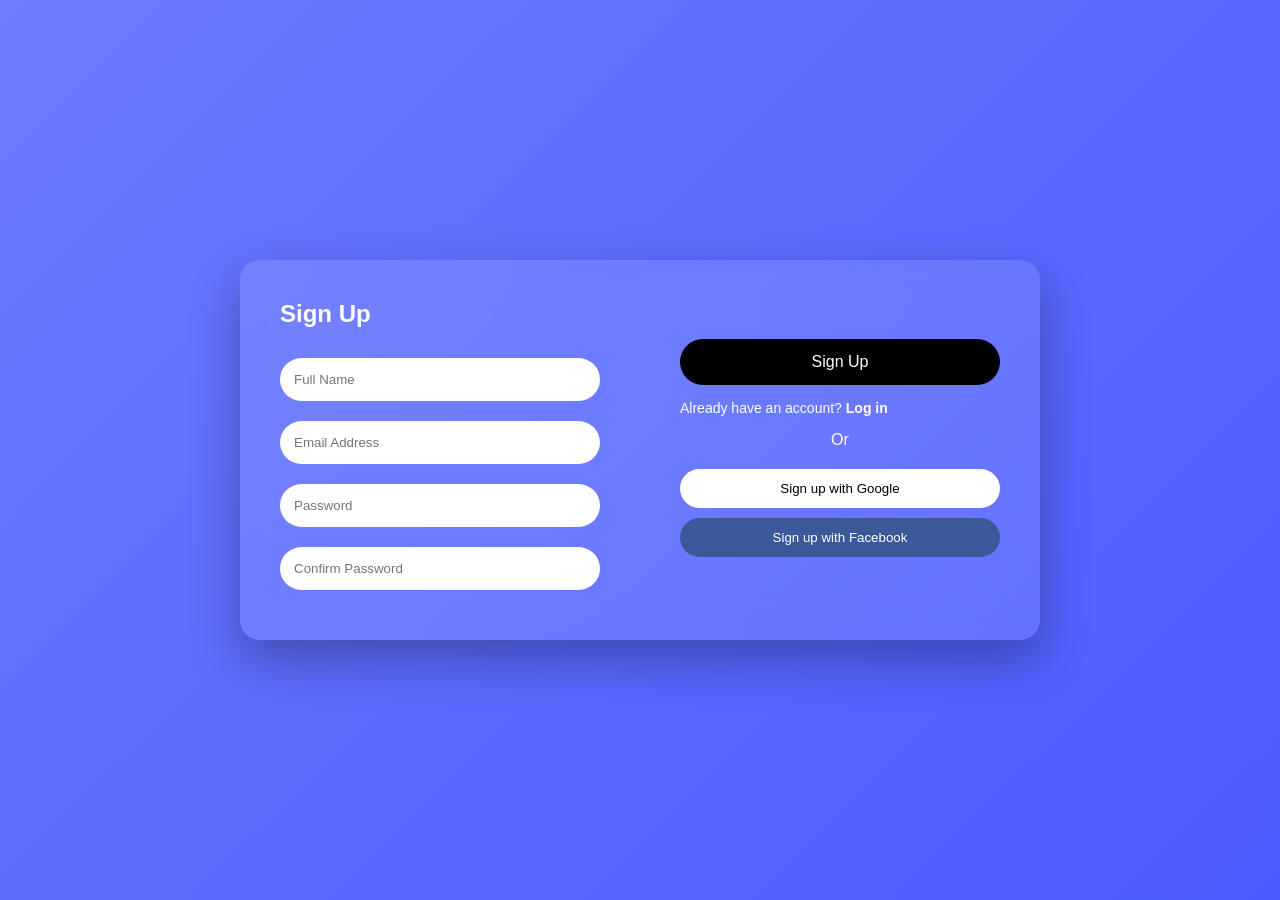
<file: frontend/index.html>
<!DOCTYPE html>
<html lang="en">

<head>
    <!-- 🔐 LOGIN PROTECTION -->
    <script>
        if (!localStorage.getItem("currentUser")) {
            window.location.href = "login.html";
        }
    </script>

    <meta charset="UTF-8">
    <meta name="viewport" content="width=device-width, initial-scale=1.0">
    <title>CodeSculptor - The Future of Algorithm Learning</title>

    <link rel="stylesheet" href="css/style.css">
    <link rel="stylesheet" href="css/advanced-viz.css">

    <style>
        .background-image {
            position: fixed;
            top: 0;
            left: 0;
            width: 100%;
            height: 100%;
            background-image: url('assets/images/bg-main.jpg');
            background-size: cover;
            background-position: center;
            z-index: -2;
        }

        .video-overlay {
            position: fixed;
            top: 0;
            left: 0;
            width: 100%;
            height: 100%;
            background: rgba(6, 30, 41, 0.65);
            z-index: -1;
            backdrop-filter: blur(3px);
        }

        .hero-section {
            text-align: center;
            padding: 100px 20px 60px;
            max-width: 900px;
            margin: 0 auto;
        }

        .hero-title {
            font-size: 3.5rem;
            font-weight: 800;
            color: white;
            margin-bottom: 20px;
        }

        .hero-subtitle {
            font-size: 1.25rem;
            color: rgba(243, 244, 244, 0.9);
            margin-bottom: 40px;
        }

        .hero-buttons {
            display: flex;
            gap: 20px;
            justify-content: center;
            margin-bottom: 80px;
        }

        .btn-large {
            padding: 16px 32px;
            border-radius: 12px;
            text-decoration: none;
        }

        .features-grid {
            display: grid;
            grid-template-columns: repeat(auto-fit, minmax(300px, 1fr));
            gap: 30px;
            padding: 20px;
        }

        .feature-card {
            background: rgba(255, 255, 255, 0.1);
            padding: 30px;
            border-radius: 20px;
            color: white;
        }

        /* 👤 USER NAME */
        #userDisplay {
            margin-left: 10px;
            color: #00d4ff;
            font-weight: bold;
        }
    </style>
</head>

<body>

    <div class="background-image"></div>
    <div class="video-overlay"></div>

    <!-- HEADER -->
    <header class="app-header">
        <div class="header-content">
            <div class="logo-section">
                <a href="index.html" class="logo">CodeSculptor</a>
                <span class="tagline">Algorithm Visualizer</span>
            </div>

            <nav class="header-nav">
                <a href="app.html" class="nav-link">Visualizer</a>
                <a href="scenario.html" class="nav-link">Scenario Lab</a>
                <a href="examples.html" class="nav-link">Examples</a>
                <a href="get-started.html" class="nav-link">Guide</a>

                <!-- 👤 USER -->
                <span id="userDisplay"></span>

                <!-- 🚪 LOGOUT -->
                <button onclick="logout()" style="
                    margin-left:10px;
                    padding:8px 14px;
                    border:none;
                    border-radius:8px;
                    background:#ff4d4d;
                    color:white;
                    cursor:pointer;
                ">
                    Logout
                </button>
            </nav>
        </div>
    </header>

    <div class="container">

        <section class="hero-section">
            <h1 class="hero-title">Visualize Your Logic.<br>Master Algorithms.</h1>
            <p class="hero-subtitle">
                Transform natural language into live, animated visualizations instantly.
            </p>

            <div class="hero-buttons">
                <a href="app.html" class="btn-large">Launch App</a>
                <a href="scenario.html" class="btn-large">Scenario Lab</a>
                <a href="get-started.html" class="btn-large">How It Works</a>
            </div>
        </section>

        <div class="features-grid">
            <div class="feature-card">
                <h3>Natural Language</h3>
                <p>Type in plain English and generate algorithms.</p>
            </div>

            <div class="feature-card">
                <h3>Live Visualization</h3>
                <p>Watch algorithms step-by-step.</p>
            </div>

            <div class="feature-card">
                <h3>Voice Narration</h3>
                <p>Learn by listening.</p>
            </div>

            <div class="feature-card">
                <h3>Scenario Learning</h3>
                <p>Real-world problem solving with AI.</p>
            </div>
        </div>

    </div>

    <!-- 👤 SHOW USER -->
    <script>
        const userStr = localStorage.getItem("currentUser");
        if (userStr) {
            try {
                const user = JSON.parse(userStr);
                const displayName = user.name || user.email;
                document.getElementById("userDisplay").innerText = "👤 " + displayName;
            } catch (e) {
                // Fallback for old format (string email)
                document.getElementById("userDisplay").innerText = "👤 " + userStr;
            }
        }
    </script>

    <!-- 🚪 LOGOUT FUNCTION -->
    <script>
        function logout() {
            localStorage.removeItem("currentUser");
            window.location.href = "login.html";
        }
    </script>

</body>
</html>
</file>
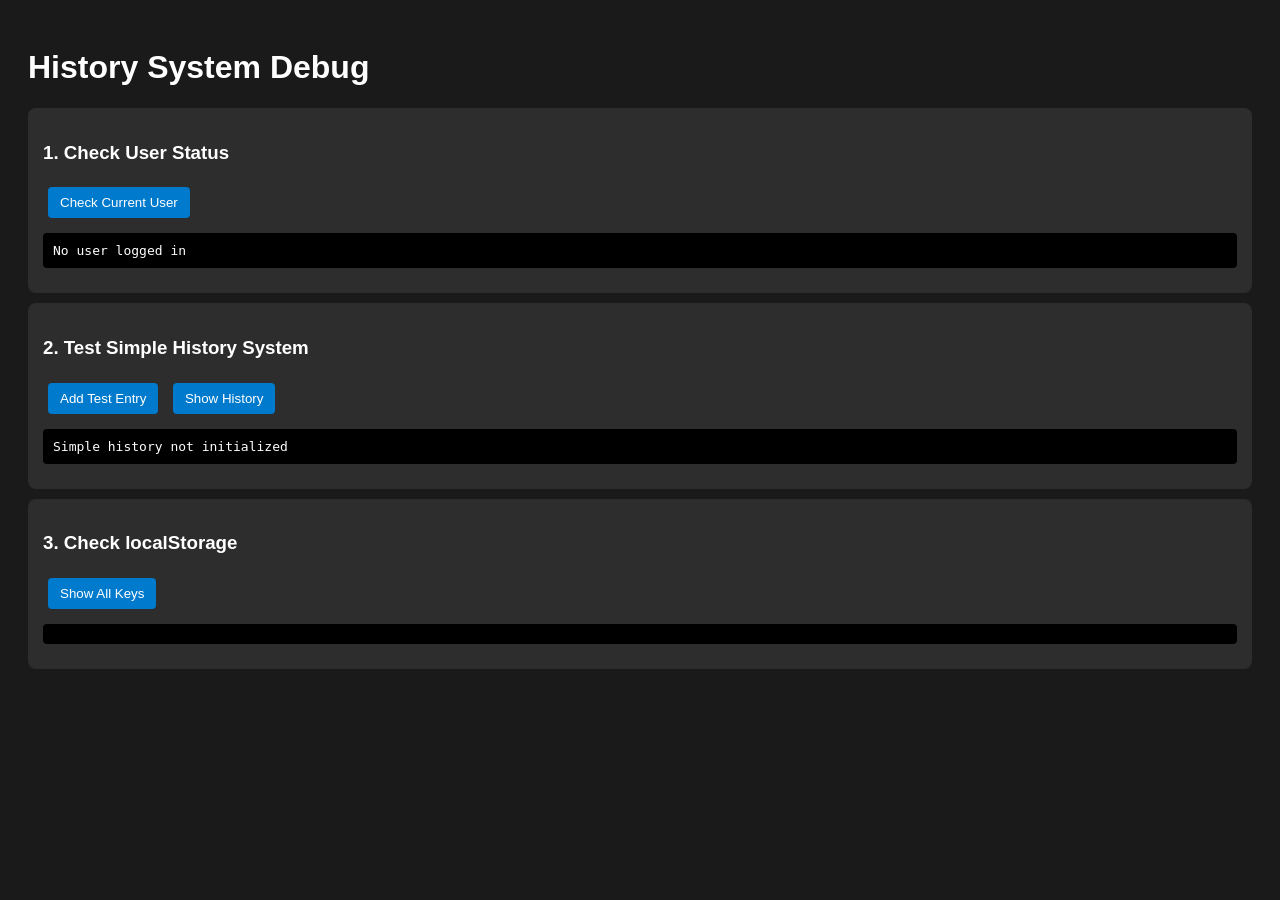
<file: frontend/debug-history.html>
<!DOCTYPE html>
<html>
<head>
    <title>History Debug</title>
    <style>
        body { font-family: Arial, sans-serif; padding: 20px; background: #1a1a1a; color: white; }
        .debug-section { background: #2d2d2d; padding: 15px; margin: 10px 0; border-radius: 8px; }
        button { background: #007acc; color: white; border: none; padding: 8px 12px; margin: 5px; border-radius: 4px; cursor: pointer; }
        button:hover { background: #005a9e; }
        .output { background: #000; padding: 10px; border-radius: 4px; margin: 10px 0; font-family: monospace; }
    </style>
</head>
<body>
    <h1>History System Debug</h1>
    
    <div class="debug-section">
        <h3>1. Check User Status</h3>
        <button onclick="checkUser()">Check Current User</button>
        <div id="userOutput" class="output"></div>
    </div>
    
    <div class="debug-section">
        <h3>2. Test Simple History System</h3>
        <button onclick="testSimpleHistory()">Add Test Entry</button>
        <button onclick="showHistory()">Show History</button>
        <div id="historyOutput" class="output"></div>
    </div>
    
    <div class="debug-section">
        <h3>3. Check localStorage</h3>
        <button onclick="checkLocalStorage()">Show All Keys</button>
        <div id="storageOutput" class="output"></div>
    </div>
    
    <script>
        function checkUser() {
            const currentUser = localStorage.getItem('currentUser');
            document.getElementById('userOutput').textContent = 
                currentUser ? `User: ${currentUser}` : 'No user logged in';
        }
        
        function testSimpleHistory() {
            // Initialize simple history if not exists
            if (!window.simpleHistory) {
                // Create a simple test object
                window.simpleHistory = {
                    history: [],
                    addExecution: function(data) {
                        const execution = {
                            id: Date.now(),
                            input: data.input,
                            timestamp: new Date().toISOString()
                        };
                        this.history.unshift(execution);
                        console.log('Test: Added execution', execution);
                        this.saveHistory();
                    },
                    saveHistory: function() {
                        const user = 'test@example.com';
                        const key = `activity_history_${user}`;
                        localStorage.setItem(key, JSON.stringify(this.history));
                        console.log('Test: Saved history to', key);
                    },
                    renderHistory: function() {
                        console.log('Test: Current history', this.history);
                    }
                };
            }
            
            window.simpleHistory.addExecution({
                input: "Test entry: " + new Date().toLocaleTimeString()
            });
            
            document.getElementById('historyOutput').textContent = 
                'Test entry added! Check console for details.';
        }
        
        function showHistory() {
            if (window.simpleHistory) {
                const user = 'test@example.com';
                const key = `activity_history_${user}`;
                const historyData = localStorage.getItem(key);
                const history = historyData ? JSON.parse(historyData) : [];
                
                document.getElementById('historyOutput').textContent = 
                    `History (${history.length} items):\n` + 
                    history.map((item, i) => `${i+1}. ${item.input} (${item.timestamp})`).join('\n');
            } else {
                document.getElementById('historyOutput').textContent = 'Simple history not initialized';
            }
        }
        
        function checkLocalStorage() {
            const keys = Object.keys(localStorage);
            const output = keys.map(key => `${key}: ${localStorage.getItem(key).substring(0, 50)}...`).join('\n');
            document.getElementById('storageOutput').textContent = output;
        }
        
        // Auto-check on load
        checkUser();
        showHistory();
    </script>
</body>
</html>
</file>
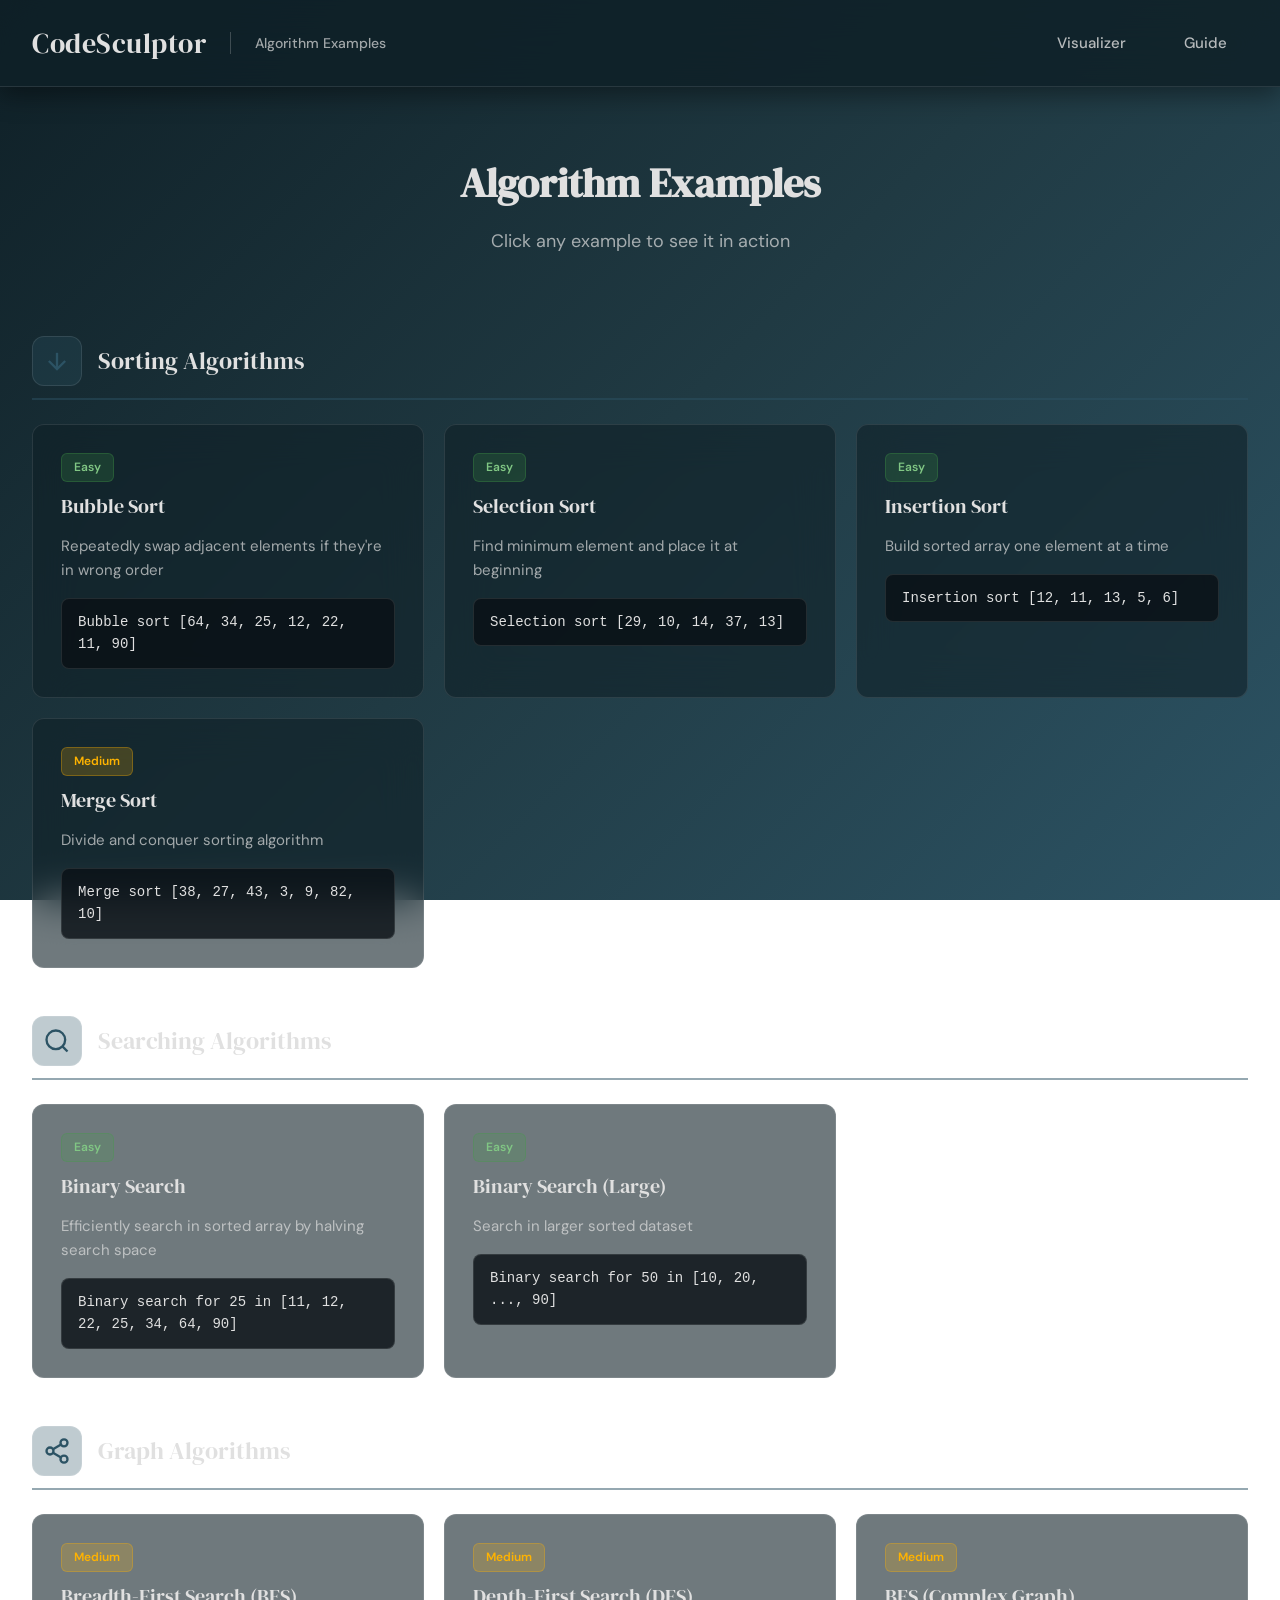
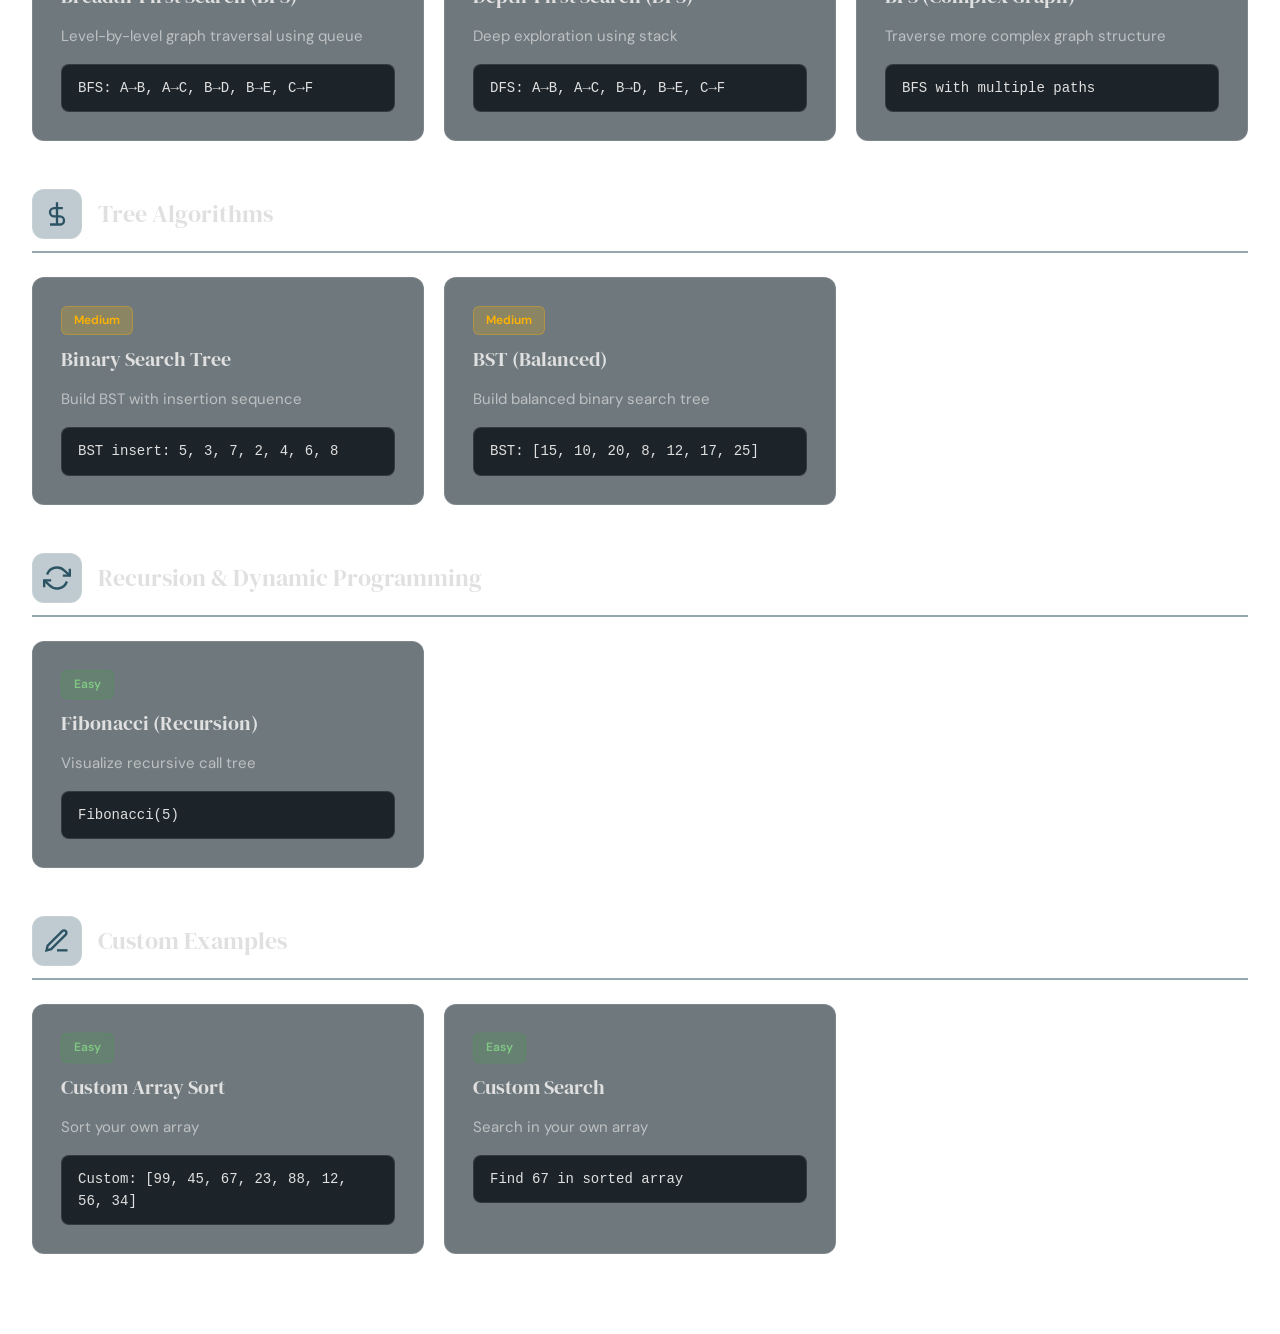
<file: frontend/examples.html>
<!DOCTYPE html>
<html lang="en">

<head>
    <meta charset="UTF-8">
    <meta name="viewport" content="width=device-width, initial-scale=1.0">
    <title>CodeSculptor - Algorithm Examples</title>
    <link rel="stylesheet" href="css/style.css">
    <link rel="stylesheet" href="css/advanced-viz.css">
    <style>
        body {
            background: linear-gradient(135deg, #0F2027 0%, #203A43 50%, #2C5364 100%);
            background-attachment: fixed;
        }

        .examples-container {
            max-width: 1400px;
            margin: 0 auto;
            padding: 2rem;
        }

        .page-header {
            text-align: center;
            margin-bottom: 3rem;
            padding: 2rem;
        }

        .page-header h1 {
            font-family: 'DM Serif Display', serif;
            font-size: 2.5rem;
            color: var(--color-light);
            margin-bottom: 0.75rem;
        }

        .page-header p {
            font-size: 1.125rem;
            color: rgba(224, 224, 224, 0.7);
        }

        .category-section {
            margin-bottom: 3rem;
        }

        .category-header {
            display: flex;
            align-items: center;
            gap: 1rem;
            margin-bottom: 1.5rem;
            padding-bottom: 0.75rem;
            border-bottom: 2px solid rgba(44, 83, 100, 0.5);
        }

        .category-icon {
            font-size: 1.75rem;
            width: 50px;
            height: 50px;
            background: rgba(44, 83, 100, 0.3);
            border-radius: 12px;
            display: flex;
            align-items: center;
            justify-content: center;
            border: 1px solid rgba(255, 255, 255, 0.1);
            color: var(--color-primary);
        }

        .category-icon svg {
            color: var(--color-primary);
        }

        .category-title {
            font-family: 'DM Serif Display', serif;
            font-size: 1.5rem;
            font-weight: 400;
            color: var(--color-light);
            margin: 0;
        }

        .examples-grid {
            display: grid;
            grid-template-columns: repeat(auto-fill, minmax(320px, 1fr));
            gap: 1.25rem;
        }

        .example-card {
            background: rgba(15, 32, 39, 0.6);
            backdrop-filter: blur(20px);
            border: 1px solid rgba(255, 255, 255, 0.1);
            border-radius: 12px;
            padding: 1.75rem;
            cursor: pointer;
            transition: all 0.3s cubic-bezier(0.4, 0, 0.2, 1);
            position: relative;
            overflow: hidden;
        }

        .example-card::before {
            content: '';
            position: absolute;
            top: 0;
            left: 0;
            right: 0;
            height: 3px;
            background: linear-gradient(90deg, var(--color-primary), var(--color-secondary));
            transform: scaleX(0);
            transition: transform 0.3s ease;
        }

        .example-card:hover {
            transform: translateY(-4px);
            border-color: rgba(255, 255, 255, 0.25);
            box-shadow: 0 12px 30px rgba(0, 0, 0, 0.4);
            background: rgba(15, 32, 39, 0.8);
        }

        .example-card:hover::before {
            transform: scaleX(1);
        }

        .example-card h3 {
            font-family: 'DM Serif Display', serif;
            color: var(--color-light);
            margin-bottom: 0.75rem;
            font-size: 1.25rem;
            font-weight: 400;
        }

        .example-card p {
            color: rgba(224, 224, 224, 0.7);
            font-size: 0.9375rem;
            line-height: 1.6;
            margin-bottom: 1rem;
        }

        .example-card code {
            display: block;
            background: rgba(10, 17, 22, 0.8);
            border: 1px solid rgba(255, 255, 255, 0.1);
            padding: 0.75rem 1rem;
            border-radius: 8px;
            font-size: 0.875rem;
            color: var(--color-light);
            font-family: 'SF Mono', 'Monaco', 'Consolas', monospace;
            overflow-x: auto;
        }

        .difficulty-badge {
            display: inline-block;
            padding: 0.25rem 0.75rem;
            border-radius: 6px;
            font-size: 0.75rem;
            font-weight: 600;
            margin-bottom: 0.5rem;
        }

        .difficulty-easy {
            background: rgba(67, 160, 71, 0.2);
            color: #81C784;
            border: 1px solid rgba(67, 160, 71, 0.3);
        }

        .difficulty-medium {
            background: rgba(255, 179, 0, 0.2);
            color: #FFB300;
            border: 1px solid rgba(255, 179, 0, 0.3);
        }

        .difficulty-hard {
            background: rgba(229, 57, 53, 0.2);
            color: #E57373;
            border: 1px solid rgba(229, 57, 53, 0.3);
        }

        .back-button {
            display: inline-flex;
            align-items: center;
            gap: 0.5rem;
            padding: 0.75rem 1.5rem;
            background: rgba(44, 83, 100, 0.3);
            border: 1px solid rgba(255, 255, 255, 0.15);
            border-radius: 10px;
            color: var(--color-light);
            text-decoration: none;
            font-weight: 500;
            transition: all 0.3s ease;
            margin-bottom: 2rem;
        }

        .back-button:hover {
            background: rgba(44, 83, 100, 0.5);
            border-color: rgba(255, 255, 255, 0.25);
            transform: translateX(-4px);
        }

        @media (max-width: 768px) {
            .examples-grid {
                grid-template-columns: 1fr;
            }

            .page-header h1 {
                font-size: 2rem;
            }

            .category-title {
                font-size: 1.25rem;
            }
        }
    </style>
</head>

<body>
    <!-- Professional Header -->
    <header class="app-header">
        <div class="header-content">
            <div class="logo-section">
                <a href="index.html" class="logo">CodeSculptor</a>
                <span class="tagline">Algorithm Examples</span>
            </div>
            <nav class="header-nav">
                <a href="app.html" class="nav-link">Visualizer</a>
                <a href="get-started.html" class="nav-link">Guide</a>
            </nav>
        </div>
    </header>

    <div class="examples-container">
        <div class="page-header">
            <h1>Algorithm Examples</h1>
            <p>Click any example to see it in action</p>
        </div>

        <!-- Sorting Algorithms -->
        <div class="category-section">
            <div class="category-header">
                <div class="category-icon">
                    <svg width="28" height="28" viewBox="0 0 24 24" fill="none" stroke="currentColor" stroke-width="2">
                        <line x1="12" y1="5" x2="12" y2="19"></line>
                        <polyline points="19 12 12 19 5 12"></polyline>
                    </svg>
                </div>
                <h2 class="category-title">Sorting Algorithms</h2>
            </div>
            <div class="examples-grid">
                <div class="example-card" onclick="loadExample('Bubble sort the array [64, 34, 25, 12, 22, 11, 90]')">
                    <span class="difficulty-badge difficulty-easy">Easy</span>
                    <h3>Bubble Sort</h3>
                    <p>Repeatedly swap adjacent elements if they're in wrong order</p>
                    <code>Bubble sort [64, 34, 25, 12, 22, 11, 90]</code>
                </div>

                <div class="example-card" onclick="loadExample('Selection sort the numbers: 29, 10, 14, 37, 13')">
                    <span class="difficulty-badge difficulty-easy">Easy</span>
                    <h3>Selection Sort</h3>
                    <p>Find minimum element and place it at beginning</p>
                    <code>Selection sort [29, 10, 14, 37, 13]</code>
                </div>

                <div class="example-card" onclick="loadExample('Insertion sort array [12, 11, 13, 5, 6]')">
                    <span class="difficulty-badge difficulty-easy">Easy</span>
                    <h3>Insertion Sort</h3>
                    <p>Build sorted array one element at a time</p>
                    <code>Insertion sort [12, 11, 13, 5, 6]</code>
                </div>

                <div class="example-card" onclick="loadExample('Merge sort the array [38, 27, 43, 3, 9, 82, 10]')">
                    <span class="difficulty-badge difficulty-medium">Medium</span>
                    <h3>Merge Sort</h3>
                    <p>Divide and conquer sorting algorithm</p>
                    <code>Merge sort [38, 27, 43, 3, 9, 82, 10]</code>
                </div>
            </div>
        </div>

        <!-- Searching Algorithms -->
        <div class="category-section">
            <div class="category-header">
                <div class="category-icon">
                    <svg width="28" height="28" viewBox="0 0 24 24" fill="none" stroke="currentColor" stroke-width="2">
                        <circle cx="11" cy="11" r="8"></circle>
                        <path d="m21 21-4.35-4.35"></path>
                    </svg>
                </div>
                <h2 class="category-title">Searching Algorithms</h2>
            </div>
            <div class="examples-grid">
                <div class="example-card"
                    onclick="loadExample('Binary search for 25 in sorted array [11, 12, 22, 25, 34, 64, 90]')">
                    <span class="difficulty-badge difficulty-easy">Easy</span>
                    <h3>Binary Search</h3>
                    <p>Efficiently search in sorted array by halving search space</p>
                    <code>Binary search for 25 in [11, 12, 22, 25, 34, 64, 90]</code>
                </div>

                <div class="example-card"
                    onclick="loadExample('Binary search for 50 in array [10, 20, 30, 40, 50, 60, 70, 80, 90]')">
                    <span class="difficulty-badge difficulty-easy">Easy</span>
                    <h3>Binary Search (Large)</h3>
                    <p>Search in larger sorted dataset</p>
                    <code>Binary search for 50 in [10, 20, ..., 90]</code>
                </div>
            </div>
        </div>

        <!-- Graph Algorithms -->
        <div class="category-section">
            <div class="category-header">
                <div class="category-icon">
                    <svg width="28" height="28" viewBox="0 0 24 24" fill="none" stroke="currentColor" stroke-width="2">
                        <circle cx="18" cy="5" r="3"></circle>
                        <circle cx="6" cy="12" r="3"></circle>
                        <circle cx="18" cy="19" r="3"></circle>
                        <line x1="8.59" y1="13.51" x2="15.42" y2="17.49"></line>
                        <line x1="15.41" y1="6.51" x2="8.59" y2="10.49"></line>
                    </svg>
                </div>
                <h2 class="category-title">Graph Algorithms</h2>
            </div>
            <div class="examples-grid">
                <div class="example-card" onclick="loadExample('BFS traversal of graph: A-B, A-C, B-D, B-E, C-F, E-F')">
                    <span class="difficulty-badge difficulty-medium">Medium</span>
                    <h3>Breadth-First Search (BFS)</h3>
                    <p>Level-by-level graph traversal using queue</p>
                    <code>BFS: A→B, A→C, B→D, B→E, C→F</code>
                </div>

                <div class="example-card" onclick="loadExample('DFS traversal of graph: A-B, A-C, B-D, B-E, C-F, E-F')">
                    <span class="difficulty-badge difficulty-medium">Medium</span>
                    <h3>Depth-First Search (DFS)</h3>
                    <p>Deep exploration using stack</p>
                    <code>DFS: A→B, A→C, B→D, B→E, C→F</code>
                </div>

                <div class="example-card"
                    onclick="loadExample('BFS on graph {A: [B, C], B: [D], C: [D, E], D: [E], E: []}')">
                    <span class="difficulty-badge difficulty-medium">Medium</span>
                    <h3>BFS (Complex Graph)</h3>
                    <p>Traverse more complex graph structure</p>
                    <code>BFS with multiple paths</code>
                </div>
            </div>
        </div>

        <!-- Tree Algorithms -->
        <div class="category-section">
            <div class="category-header">
                <div class="category-icon">
                    <svg width="28" height="28" viewBox="0 0 24 24" fill="none" stroke="currentColor" stroke-width="2">
                        <path d="M12 2v20M17 7H9.5a3.5 3.5 0 0 0 0 7h5a3.5 3.5 0 0 1 0 7H6"></path>
                    </svg>
                </div>
                <h2 class="category-title">Tree Algorithms</h2>
            </div>
            <div class="examples-grid">
                <div class="example-card" onclick="loadExample('Build BST by inserting: 5, 3, 7, 2, 4, 6, 8')">
                    <span class="difficulty-badge difficulty-medium">Medium</span>
                    <h3>Binary Search Tree</h3>
                    <p>Build BST with insertion sequence</p>
                    <code>BST insert: 5, 3, 7, 2, 4, 6, 8</code>
                </div>

                <div class="example-card" onclick="loadExample('Create BST from array [15, 10, 20, 8, 12, 17, 25]')">
                    <span class="difficulty-badge difficulty-medium">Medium</span>
                    <h3>BST (Balanced)</h3>
                    <p>Build balanced binary search tree</p>
                    <code>BST: [15, 10, 20, 8, 12, 17, 25]</code>
                </div>
            </div>
        </div>

        <!-- Recursion & DP -->
        <div class="category-section">
            <div class="category-header">
                <div class="category-icon">
                    <svg width="28" height="28" viewBox="0 0 24 24" fill="none" stroke="currentColor" stroke-width="2">
                        <polyline points="23 4 23 10 17 10"></polyline>
                        <polyline points="1 20 1 14 7 14"></polyline>
                        <path d="M3.51 9a9 9 0 0 1 14.85-3.36L23 10M1 14l4.64 4.36A9 9 0 0 0 20.49 15"></path>
                    </svg>
                </div>
                <h2 class="category-title">Recursion & Dynamic Programming</h2>
            </div>
            <div class="examples-grid">
                <div class="example-card" onclick="loadExample('Calculate Fibonacci of 5')">
                    <span class="difficulty-badge difficulty-easy">Easy</span>
                    <h3>Fibonacci (Recursion)</h3>
                    <p>Visualize recursive call tree</p>
                    <code>Fibonacci(5)</code>
                </div>
            </div>
        </div>

        <!-- Custom Examples -->
        <div class="category-section">
            <div class="category-header">
                <div class="category-icon">
                    <svg width="28" height="28" viewBox="0 0 24 24" fill="none" stroke="currentColor" stroke-width="2">
                        <path d="M12 20h9"></path>
                        <path d="M16.5 3.5a2.121 2.121 0 0 1 3 3L7 19l-4 1 1-4L16.5 3.5z"></path>
                    </svg>
                </div>
                <h2 class="category-title">Custom Examples</h2>
            </div>
            <div class="examples-grid">
                <div class="example-card" onclick="loadExample('Sort my numbers: 99, 45, 67, 23, 88, 12, 56, 34')">
                    <span class="difficulty-badge difficulty-easy">Easy</span>
                    <h3>Custom Array Sort</h3>
                    <p>Sort your own array</p>
                    <code>Custom: [99, 45, 67, 23, 88, 12, 56, 34]</code>
                </div>

                <div class="example-card" onclick="loadExample('Search for 67 in [12, 23, 34, 45, 56, 67, 78, 89]')">
                    <span class="difficulty-badge difficulty-easy">Easy</span>
                    <h3>Custom Search</h3>
                    <p>Search in your own array</p>
                    <code>Find 67 in sorted array</code>
                </div>
            </div>
        </div>
    </div>

    <script>
        function loadExample(text) {
            // Store the example text
            localStorage.setItem('example_text', text);
            // Redirect to main page
            window.location.href = 'app.html';
        }
    </script>
</body>

</html>
</file>
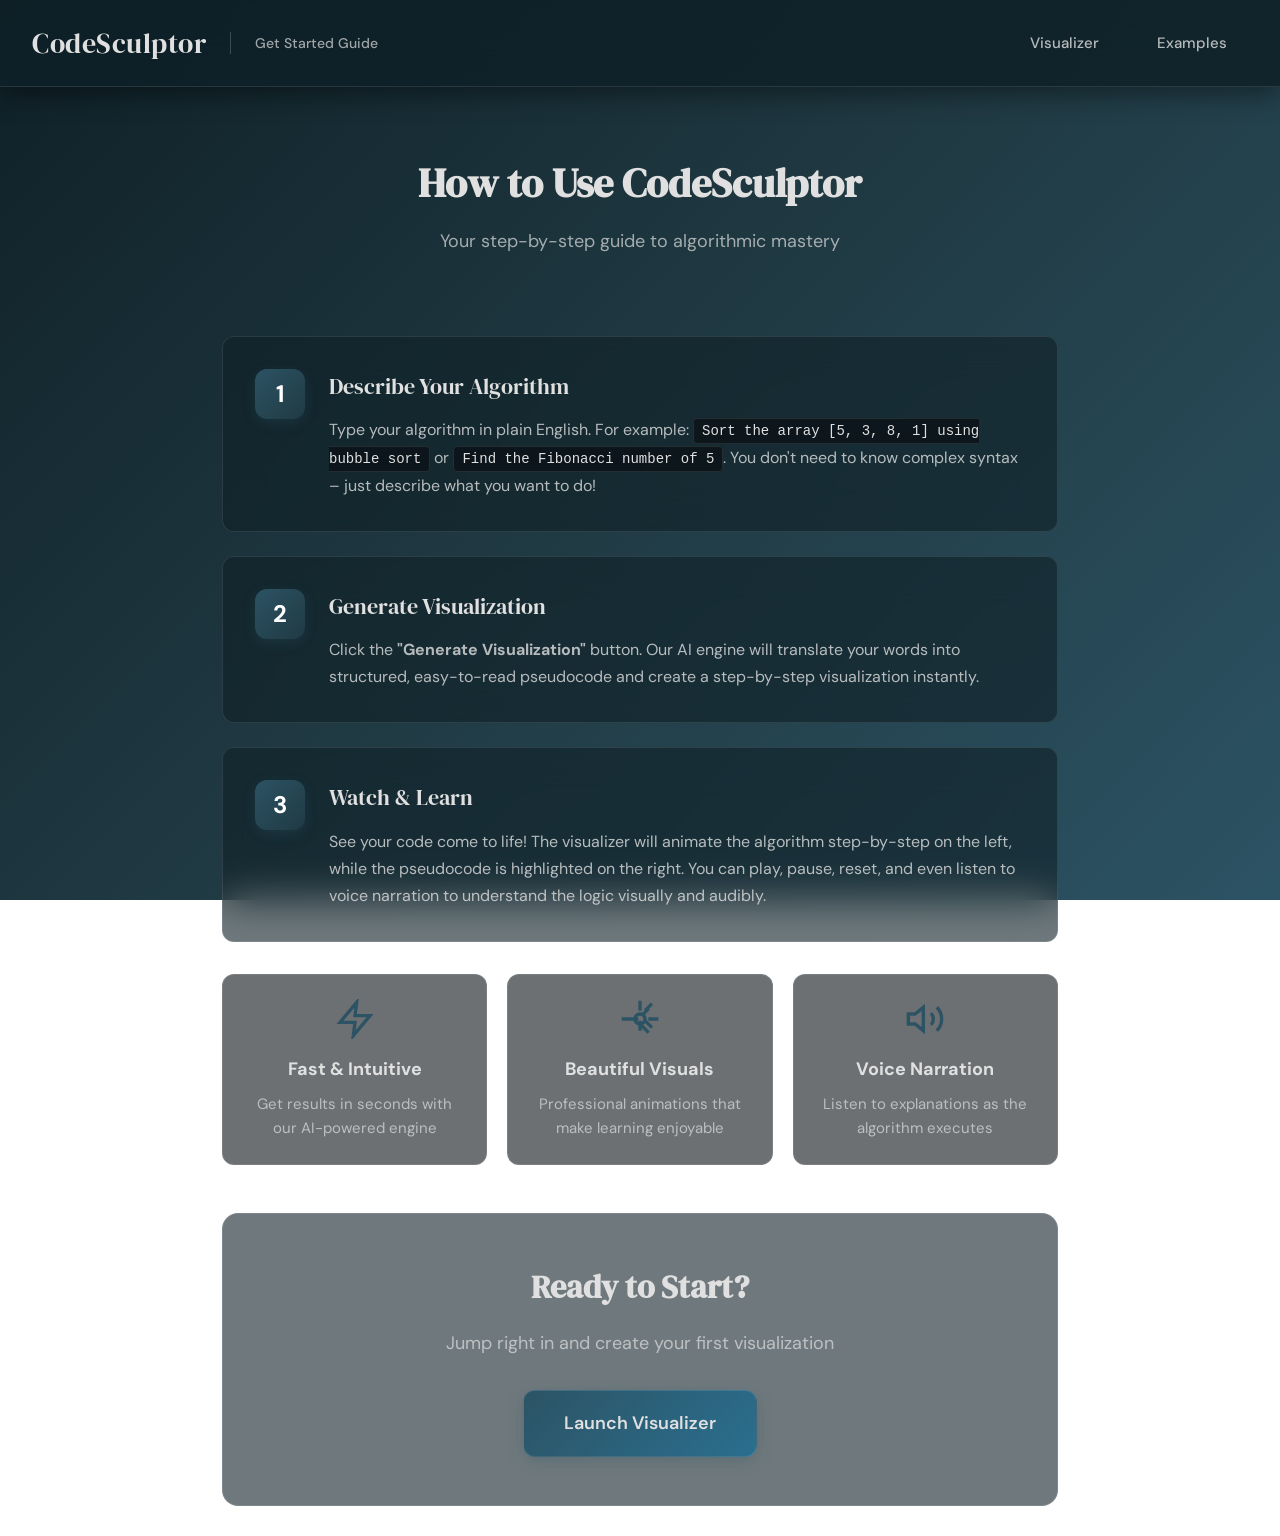
<file: frontend/get-started.html>
<!DOCTYPE html>
<html lang="en">

<head>
    <meta charset="UTF-8">
    <meta name="viewport" content="width=device-width, initial-scale=1.0">
    <title>CodeSculptor - Get Started Guide</title>
    <link rel="stylesheet" href="css/style.css">
    <link rel="stylesheet" href="css/advanced-viz.css">
    <style>
        body {
            background: linear-gradient(135deg, #0F2027 0%, #203A43 50%, #2C5364 100%);
            background-attachment: fixed;
        }

        .guide-container {
            max-width: 900px;
            margin: 0 auto;
            padding: 2rem;
        }

        .page-header {
            text-align: center;
            margin-bottom: 3rem;
            padding: 2rem;
        }

        .page-header h1 {
            font-family: 'DM Serif Display', serif;
            font-size: 2.5rem;
            color: var(--color-light);
            margin-bottom: 0.75rem;
        }

        .page-header p {
            font-size: 1.125rem;
            color: rgba(224, 224, 224, 0.7);
        }

        .guide-step {
            background: rgba(15, 32, 39, 0.6);
            backdrop-filter: blur(20px);
            border: 1px solid rgba(255, 255, 255, 0.1);
            border-radius: 12px;
            padding: 2rem;
            margin-bottom: 1.5rem;
            display: flex;
            gap: 1.5rem;
            transition: all 0.3s ease;
            position: relative;
            overflow: hidden;
        }

        .guide-step::before {
            content: '';
            position: absolute;
            top: 0;
            left: 0;
            bottom: 0;
            width: 4px;
            background: linear-gradient(180deg, var(--color-primary), var(--color-secondary));
            transform: scaleY(0);
            transition: transform 0.3s ease;
        }

        .guide-step:hover {
            transform: translateX(8px);
            border-color: rgba(255, 255, 255, 0.2);
            box-shadow: 0 8px 24px rgba(0, 0, 0, 0.3);
        }

        .guide-step:hover::before {
            transform: scaleY(1);
        }

        .step-number {
            background: linear-gradient(135deg, var(--color-primary), var(--color-secondary));
            color: white;
            width: 50px;
            height: 50px;
            border-radius: 12px;
            display: flex;
            align-items: center;
            justify-content: center;
            font-weight: 700;
            font-size: 1.5rem;
            flex-shrink: 0;
            box-shadow: 0 4px 12px rgba(44, 83, 100, 0.3);
        }

        .step-content {
            flex: 1;
        }

        .step-content h3 {
            font-family: 'DM Serif Display', serif;
            color: var(--color-light);
            margin-bottom: 0.75rem;
            font-size: 1.375rem;
            font-weight: 400;
        }

        .step-content p {
            color: rgba(224, 224, 224, 0.8);
            line-height: 1.7;
            font-size: 1rem;
        }

        .step-content code {
            background: rgba(10, 17, 22, 0.8);
            border: 1px solid rgba(255, 255, 255, 0.1);
            padding: 0.25rem 0.5rem;
            border-radius: 4px;
            font-family: 'SF Mono', 'Monaco', 'Consolas', monospace;
            font-size: 0.875rem;
            color: var(--color-light);
        }

        .cta-container {
            text-align: center;
            margin-top: 3rem;
            padding: 3rem 2rem;
            background: rgba(15, 32, 39, 0.6);
            backdrop-filter: blur(20px);
            border: 1px solid rgba(255, 255, 255, 0.1);
            border-radius: 16px;
        }

        .cta-container h2 {
            font-family: 'DM Serif Display', serif;
            font-size: 2rem;
            color: var(--color-light);
            margin-bottom: 1rem;
        }

        .cta-container p {
            color: rgba(224, 224, 224, 0.7);
            margin-bottom: 2rem;
            font-size: 1.125rem;
        }

        .cta-button {
            display: inline-flex;
            align-items: center;
            gap: 0.75rem;
            padding: 1.125rem 2.5rem;
            background: linear-gradient(135deg, var(--color-primary) 0%, #2A6F8F 100%);
            color: var(--color-light);
            text-decoration: none;
            border-radius: 12px;
            font-size: 1.125rem;
            font-weight: 600;
            transition: all 0.3s ease;
            box-shadow: 0 4px 15px rgba(44, 83, 100, 0.3);
            border: 1px solid rgba(255, 255, 255, 0.1);
        }

        .cta-button:hover {
            transform: translateY(-2px);
            box-shadow: 0 6px 20px rgba(44, 83, 100, 0.4);
        }

        .features-grid {
            display: grid;
            grid-template-columns: repeat(auto-fit, minmax(250px, 1fr));
            gap: 1.25rem;
            margin: 2rem 0;
        }

        .feature-box {
            background: rgba(10, 17, 22, 0.6);
            border: 1px solid rgba(255, 255, 255, 0.1);
            border-radius: 12px;
            padding: 1.5rem;
            text-align: center;
            transition: all 0.3s ease;
        }

        .feature-box:hover {
            border-color: rgba(255, 255, 255, 0.2);
            transform: translateY(-4px);
        }

        .feature-icon {
            font-size: 2.5rem;
            margin-bottom: 1rem;
            color: var(--color-primary);
            display: flex;
            align-items: center;
            justify-content: center;
        }

        .feature-icon svg {
            color: var(--color-primary);
            transition: all 0.3s ease;
        }

        .feature-box:hover .feature-icon svg {
            color: var(--color-light);
            transform: scale(1.1);
        }

        .feature-box h4 {
            color: var(--color-light);
            margin-bottom: 0.5rem;
            font-size: 1.125rem;
        }

        .feature-box p {
            color: rgba(224, 224, 224, 0.7);
            font-size: 0.9375rem;
        }

        @media (max-width: 768px) {
            .guide-step {
                flex-direction: column;
            }

            .page-header h1 {
                font-size: 2rem;
            }

            .cta-container h2 {
                font-size: 1.5rem;
            }
        }
    </style>
</head>

<body>
    <!-- Professional Header -->
    <header class="app-header">
        <div class="header-content">
            <div class="logo-section">
                <a href="index.html" class="logo">CodeSculptor</a>
                <span class="tagline">Get Started Guide</span>
            </div>
            <nav class="header-nav">
                <a href="app.html" class="nav-link">Visualizer</a>
                <a href="examples.html" class="nav-link">Examples</a>
            </nav>
        </div>
    </header>

    <div class="guide-container">
        <div class="page-header">
            <h1>How to Use CodeSculptor</h1>
            <p>Your step-by-step guide to algorithmic mastery</p>
        </div>

        <!-- Step 1 -->
        <div class="guide-step">
            <div class="step-number">1</div>
            <div class="step-content">
                <h3>Describe Your Algorithm</h3>
                <p>Type your algorithm in plain English. For example: <code>Sort the array [5, 3, 8, 1] using bubble
                        sort</code> or <code>Find the Fibonacci number of 5</code>. You don't need to know complex
                    syntax – just describe what you want to do!</p>
            </div>
        </div>

        <!-- Step 2 -->
        <div class="guide-step">
            <div class="step-number">2</div>
            <div class="step-content">
                <h3>Generate Visualization</h3>
                <p>Click the <strong>"Generate Visualization"</strong> button. Our AI engine will translate your words
                    into structured, easy-to-read pseudocode and create a step-by-step visualization instantly.</p>
            </div>
        </div>

        <!-- Step 3 -->
        <div class="guide-step">
            <div class="step-number">3</div>
            <div class="step-content">
                <h3>Watch & Learn</h3>
                <p>See your code come to life! The visualizer will animate the algorithm step-by-step on the left,
                    while the pseudocode is highlighted on the right. You can play, pause, reset, and even listen to
                    voice narration to understand the logic visually and audibly.</p>
            </div>
        </div>

        <!-- Features Grid -->
        <div class="features-grid">
            <div class="feature-box">
                <div class="feature-icon">
                    <svg width="40" height="40" viewBox="0 0 24 24" fill="none" stroke="currentColor" stroke-width="2">
                        <polygon points="13 2 3 14 12 14 11 22 21 10 12 10 13 2"></polygon>
                    </svg>
                </div>
                <h4>Fast & Intuitive</h4>
                <p>Get results in seconds with our AI-powered engine</p>
            </div>

            <div class="feature-box">
                <div class="feature-icon">
                    <svg width="40" height="40" viewBox="0 0 24 24" fill="none" stroke="currentColor" stroke-width="2">
                        <circle cx="12" cy="12" r="3"></circle>
                        <path
                            d="M12 1v6m0 6v6m5.2-13.2l-4.2 4.2m0 6l4.2 4.2M23 12h-6m-6 0H1m18.2 5.2l-4.2-4.2m0-6l4.2-4.2">
                        </path>
                    </svg>
                </div>
                <h4>Beautiful Visuals</h4>
                <p>Professional animations that make learning enjoyable</p>
            </div>

            <div class="feature-box">
                <div class="feature-icon">
                    <svg width="40" height="40" viewBox="0 0 24 24" fill="none" stroke="currentColor" stroke-width="2">
                        <polygon points="11 5 6 9 2 9 2 15 6 15 11 19 11 5"></polygon>
                        <path d="M15.54 8.46a5 5 0 0 1 0 7.07M19.07 4.93a10 10 0 0 1 0 14.14"></path>
                    </svg>
                </div>
                <h4>Voice Narration</h4>
                <p>Listen to explanations as the algorithm executes</p>
            </div>
        </div>

        <!-- CTA -->
        <div class="cta-container">
            <h2>Ready to Start?</h2>
            <p>Jump right in and create your first visualization</p>
            <a href="app.html" class="cta-button">
                <!-- <span>✨</span> -->
                Launch Visualizer
            </a>
        </div>
    </div>
</body>

</html>
</file>
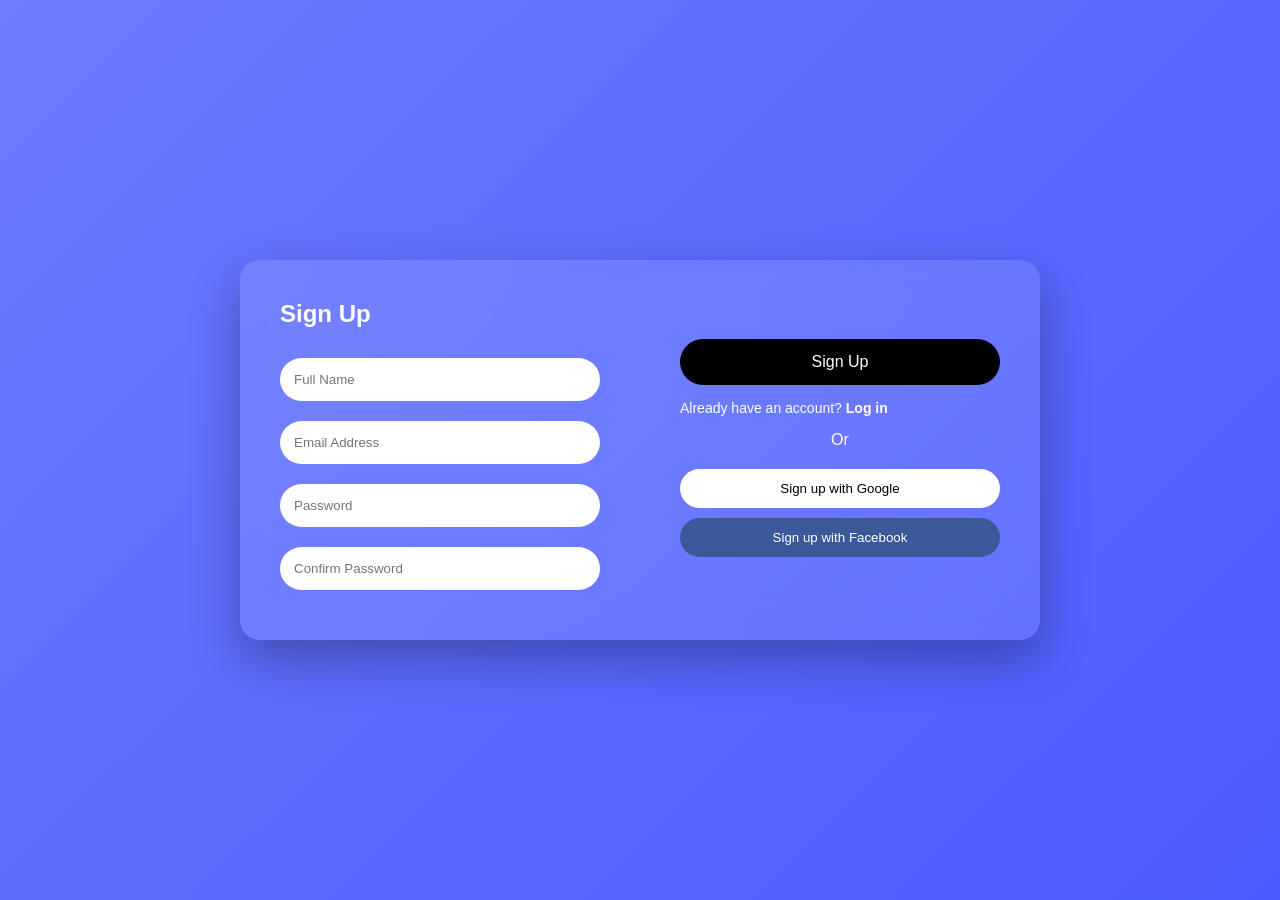
<file: frontend/login.html>
<!DOCTYPE html>
<html lang="en">
<head>
  <meta charset="UTF-8">
  <title>Auth</title>
  <link rel="stylesheet" href="css/auth.css">
</head>
<body>

<div class="container">
  <div class="card">

    <!-- LEFT SIDE -->
    <div class="left">
      <h2 id="title">Sign Up</h2>

      <div id="error-message" class="error-message"></div>

      <input type="text" id="name" placeholder="Full Name">
      <input type="email" id="email" placeholder="Email Address">
      <input type="password" id="password" placeholder="Password">
      <input type="password" id="confirm" placeholder="Confirm Password">

    </div>

    <!-- RIGHT SIDE -->
    <div class="right">
      <button onclick="handleAuth()" class="main-btn">Sign Up</button>

      <p id="switchText">
        Already have an account? 
        <span onclick="toggleMode()">Log in</span>
      </p>

      <p class="divider">Or</p>

      <button class="social google">Sign up with Google</button>
      <button class="social facebook">Sign up with Facebook</button>
    </div>

  </div>
</div>

<script src="js/auth.js"></script>
</body>
</html>
</file>
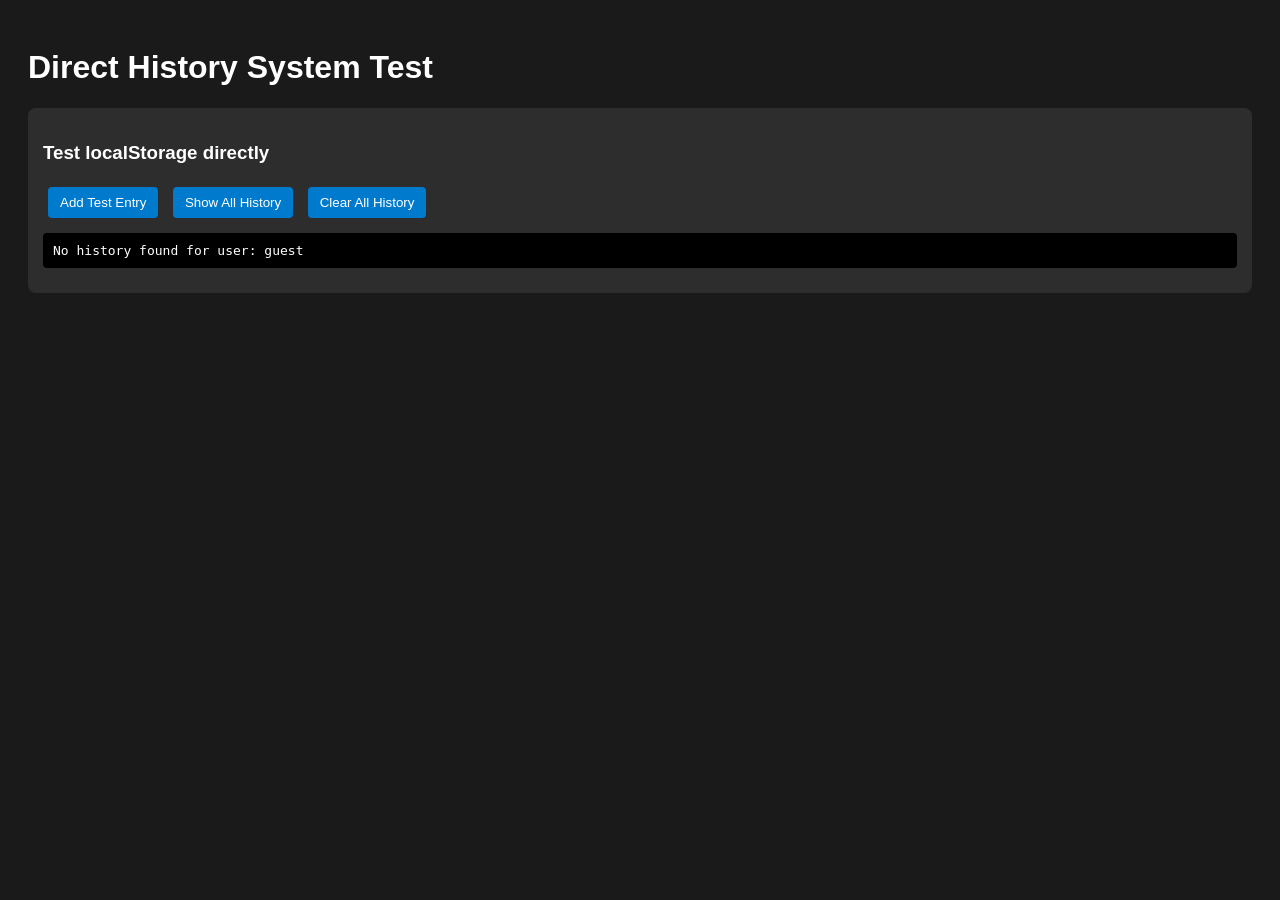
<file: frontend/test-direct.html>
<!DOCTYPE html>
<html>
<head>
    <title>Direct History Test</title>
    <style>
        body { font-family: Arial, sans-serif; padding: 20px; background: #1a1a1a; color: white; }
        .test-section { background: #2d2d2d; padding: 15px; margin: 10px 0; border-radius: 8px; }
        button { background: #007acc; color: white; border: none; padding: 8px 12px; margin: 5px; border-radius: 4px; cursor: pointer; }
        button:hover { background: #005a9e; }
        .output { background: #000; padding: 10px; border-radius: 4px; margin: 10px 0; font-family: monospace; white-space: pre-wrap; }
    </style>
</head>
<body>
    <h1>Direct History System Test</h1>
    
    <div class="test-section">
        <h3>Test localStorage directly</h3>
        <button onclick="addTestEntry()">Add Test Entry</button>
        <button onclick="showAllHistory()">Show All History</button>
        <button onclick="clearAllHistory()">Clear All History</button>
        <div id="output" class="output"></div>
    </div>
    
    <script>
        function getCurrentUser() {
            const currentUserStr = localStorage.getItem('currentUser');
            if (!currentUserStr) return 'guest';
            try {
                const currentUser = JSON.parse(currentUserStr);
                return currentUser.email || 'guest';
            } catch (e) {
                return currentUserStr || 'guest';
            }
        }
        
        function getHistoryKey() {
            const user = getCurrentUser();
            return `activity_history_${user}`;
        }
        
        function addTestEntry() {
            const user = getCurrentUser();
            const key = getHistoryKey();
            
            // Get existing history
            let history = [];
            const existingData = localStorage.getItem(key);
            if (existingData) {
                try {
                    history = JSON.parse(existingData);
                } catch (e) {
                    console.error('Failed to parse existing history:', e);
                }
            }
            
            // Add new entry
            const newEntry = {
                id: Date.now(),
                input: "Direct test: " + new Date().toLocaleTimeString(),
                pseudocode: "function test() { return true; }",
                generatedCode: "console.log('test');",
                language: "javascript",
                timestamp: new Date().toISOString(),
                duration: 100
            };
            
            history.unshift(newEntry);
            
            // Save back to localStorage
            localStorage.setItem(key, JSON.stringify(history));
            
            console.log('Direct test: Added entry for user:', user);
            console.log('Direct test: History key:', key);
            console.log('Direct test: Total items:', history.length);
            
            showAllHistory();
        }
        
        function showAllHistory() {
            const user = getCurrentUser();
            const key = getHistoryKey();
            const historyData = localStorage.getItem(key);
            const history = historyData ? JSON.parse(historyData) : [];
            
            const output = document.getElementById('output');
            if (history.length === 0) {
                output.textContent = 'No history found for user: ' + user;
            } else {
                output.textContent = `History for ${user} (${history.length} items):\n` + 
                    history.map((item, i) => `${i+1}. ${item.input} (${new Date(item.timestamp).toLocaleString()})`).join('\n');
            }
            
            console.log('Direct test: Retrieved', history.length, 'items for user:', user);
        }
        
        function clearAllHistory() {
            const user = getCurrentUser();
            const key = getHistoryKey();
            localStorage.removeItem(key);
            console.log('Direct test: Cleared history for user:', user);
            showAllHistory();
        }
        
        // Auto-show on load
        showAllHistory();
    </script>
</body>
</html>
</file>
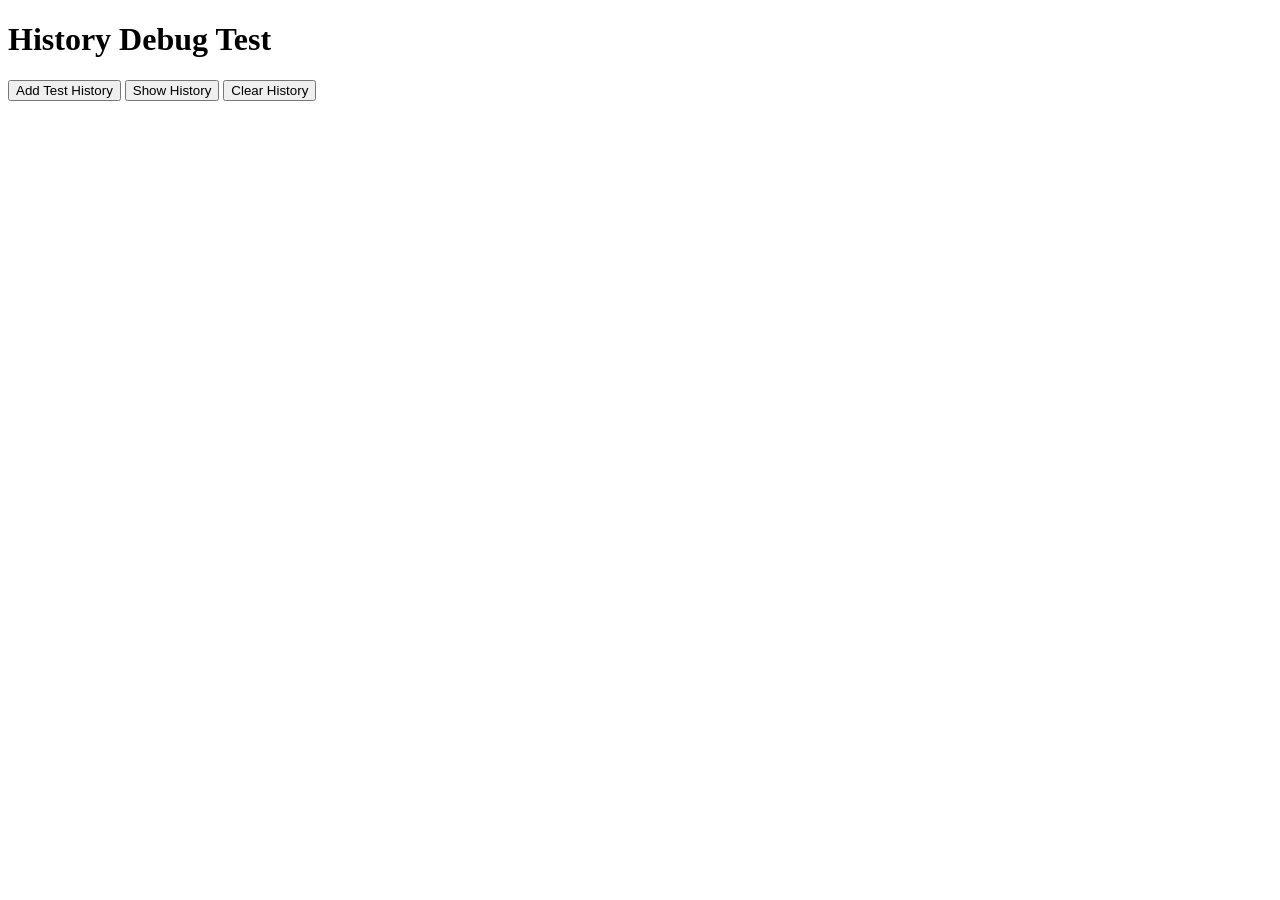
<file: frontend/test-history.html>
<!DOCTYPE html>
<html>
<head>
    <title>History Test</title>
</head>
<body>
    <h1>History Debug Test</h1>
    <button onclick="testAddHistory()">Add Test History</button>
    <button onclick="showHistory()">Show History</button>
    <button onclick="clearHistory()">Clear History</button>
    <div id="output"></div>
    
    <script src="js/activity-history.js"></script>
    <script>
        function testAddHistory() {
            if (window.activityHistory) {
                window.activityHistory.addExecution({
                    input: "Test algorithm: " + new Date().toLocaleTimeString(),
                    pseudocode: "function test() { return true; }",
                    generatedCode: "console.log('test');",
                    language: "javascript",
                    duration: 100
                });
                console.log('Test history added');
            } else {
                console.log('ActivityHistory not available');
            }
        }
        
        function showHistory() {
            const user = localStorage.getItem('currentUser');
            const historyKey = user ? `activity_history_${JSON.parse(user).email}` : 'activity_history_guest';
            const history = localStorage.getItem(historyKey);
            
            document.getElementById('output').innerHTML = `
                <h3>Current User: ${user}</h3>
                <h3>History Key: ${historyKey}</h3>
                <h3>History Data:</h3>
                <pre>${history ? JSON.stringify(JSON.parse(history), null, 2) : 'No history'}</pre>
            `;
        }
        
        function clearHistory() {
            const user = localStorage.getItem('currentUser');
            const historyKey = user ? `activity_history_${JSON.parse(user).email}` : 'activity_history_guest';
            localStorage.removeItem(historyKey);
            console.log('History cleared');
            showHistory();
        }
    </script>
</body>
</html>
</file>
<file: frontend/css/style.css>
@import url('https://fonts.googleapis.com/css2?family=DM+Sans:ital,opsz,wght@0,9..40,100..1000;1,9..40,100..1000&family=DM+Serif+Display:ital@0;1&display=swap');

* {
    margin: 0;
    padding: 0;
    box-sizing: border-box;
}

:root {
    /* Original Space/Cyber Palette */
    --color-primary: #2C5364;
    --color-secondary: #203A43;
    --color-accent: #0F2027;
    --color-dark: #0A1116;
    --color-darker: #000000;
    --color-light: #E0E0E0;
    --color-white: #FFFFFF;
    --color-bg: #0F2027;

    --color-success: #43A047;
    --color-error: #E53935;
    --color-warning: #FFB300;

    /* Shadows */
    --shadow-sm: 0 4px 12px rgba(0, 0, 0, 0.3);
    --shadow-md: 0 8px 24px rgba(0, 0, 0, 0.4);
    --shadow-lg: 0 16px 48px rgba(0, 0, 0, 0.5);

    /* Transitions */
    --transition-fast: 0.2s cubic-bezier(0.4, 0, 0.2, 1);
    --transition-normal: 0.3s cubic-bezier(0.4, 0, 0.2, 1);
}

body {
    font-family: 'DM Sans', sans-serif;
    background: linear-gradient(135deg, #0F2027 0%, #203A43 50%, #2C5364 100%);
    background-attachment: fixed;
    color: var(--color-light);
    line-height: 1.6;
    min-height: 100vh;
    -webkit-font-smoothing: antialiased;
    -moz-osx-font-smoothing: grayscale;
}

/* ===== CODE EDITOR ===== */
.editor-content {
    padding: 15px;
}

#codeEditor {
    background: #1e1e1e;
    color: #d4d4d4;
    border: 1px solid #3c3c3c;
    resize: vertical;
    min-height: 200px;
}

#codeEditor:focus {
    outline: none;
    border-color: #007acc;
    box-shadow: 0 0 0 2px rgba(0, 122, 204, 0.2);
}

#consoleOutput {
    scrollbar-width: thin;
    scrollbar-color: #555 #1e1e1e;
}

#consoleOutput::-webkit-scrollbar {
    width: 8px;
}

#consoleOutput::-webkit-scrollbar-track {
    background: #1e1e1e;
}

#consoleOutput::-webkit-scrollbar-thumb {
    background: #555;
    border-radius: 4px;
}

#consoleOutput::-webkit-scrollbar-thumb:hover {
    background: #777;
}

/* Responsive Design for Code Editor */
@media (max-width: 768px) {
    .editor-content {
        padding: 10px;
    }
    
    .editor-content > div:first-child {
        flex-direction: column;
        gap: 10px;
        align-items: stretch;
    }
    
    .editor-content > div:first-child > div {
        justify-content: center;
    }
    
    #codeEditor {
        min-height: 150px;
        font-size: 12px;
    }
    
    #consoleOutput {
        min-height: 120px;
        max-height: 200px;
        font-size: 11px;
    }
}

@media (max-width: 480px) {
    .editor-content {
        padding: 8px;
    }
    
    .editor-content > div:first-child > div {
        flex-direction: column;
        gap: 8px;
    }
    
    .editor-content button {
        font-size: 0.8rem;
        padding: 4px 8px;
    }
    
    #codeEditor {
        font-size: 11px;
        padding: 8px;
    }
}

/* ===== ACTIVITY HISTORY ===== */
.history-section {
    margin: 20px 0;
    background: rgba(255, 255, 255, 0.05);
    border-radius: 12px;
    border: 1px solid rgba(255, 255, 255, 0.1);
    backdrop-filter: blur(10px);
    box-shadow: var(--shadow-sm);
}

.history-header {
    display: flex;
    justify-content: space-between;
    align-items: center;
    padding: 20px;
    border-bottom: 1px solid rgba(255, 255, 255, 0.1);
}

.history-header h3 {
    margin: 0;
    color: var(--color-light);
    font-size: 1.2rem;
    font-weight: 600;
}

.history-controls {
    display: flex;
    align-items: center;
    gap: 12px;
}

.search-container {
    display: flex;
    align-items: center;
    gap: 5px;
}

.search-input {
    padding: 8px 12px;
    border: 1px solid rgba(255, 255, 255, 0.2);
    border-radius: 6px;
    background: rgba(255, 255, 255, 0.1);
    color: var(--color-light);
    font-size: 0.9rem;
    width: 250px;
    transition: var(--transition-normal);
}

.search-input:focus {
    outline: none;
    border-color: var(--color-primary);
    background: rgba(255, 255, 255, 0.15);
    box-shadow: 0 0 0 2px rgba(44, 83, 100, 0.3);
}

.search-input::placeholder {
    color: rgba(255, 255, 255, 0.5);
}

.history-container {
    max-height: 400px;
    overflow-y: auto;
    padding: 15px;
    display: flex;
    flex-direction: column;
    gap: 12px;
}

.history-container::-webkit-scrollbar {
    width: 8px;
}

.history-container::-webkit-scrollbar-track {
    background: rgba(255, 255, 255, 0.05);
    border-radius: 4px;
}

.history-container::-webkit-scrollbar-thumb {
    background: rgba(255, 255, 255, 0.2);
    border-radius: 4px;
}

.history-container::-webkit-scrollbar-thumb:hover {
    background: rgba(255, 255, 255, 0.3);
}

.history-placeholder {
    text-align: center;
    padding: 40px 20px;
    color: rgba(255, 255, 255, 0.6);
    font-style: italic;
}

.history-card {
    background: rgba(255, 255, 255, 0.08);
    border: 1px solid rgba(255, 255, 255, 0.15);
    border-radius: 8px;
    padding: 0;
    transition: var(--transition-normal);
    cursor: pointer;
    position: relative;
}

.history-card:hover {
    background: rgba(255, 255, 255, 0.12);
    border-color: rgba(255, 255, 255, 0.25);
    transform: translateY(-2px);
    box-shadow: var(--shadow-sm);
}

.history-card-header {
    display: flex;
    justify-content: space-between;
    align-items: center;
    padding: 12px 15px;
    border-bottom: 1px solid rgba(255, 255, 255, 0.1);
}

.history-card-meta {
    display: flex;
    align-items: center;
    gap: 10px;
}

.history-language {
    padding: 4px 8px;
    border-radius: 4px;
    font-size: 0.75rem;
    font-weight: 600;
    color: white;
    text-transform: uppercase;
    letter-spacing: 0.5px;
}

.history-time {
    font-size: 0.8rem;
    color: rgba(255, 255, 255, 0.6);
}

.history-delete-btn {
    background: none;
    border: none;
    color: rgba(255, 255, 255, 0.5);
    cursor: pointer;
    padding: 4px;
    border-radius: 4px;
    transition: var(--transition-fast);
    font-size: 0.9rem;
}

.history-delete-btn:hover {
    background: rgba(231, 76, 60, 0.2);
    color: #e74c3c;
}

.history-card-content {
    padding: 15px;
}

.history-input,
.history-pseudocode,
.history-code {
    margin-bottom: 8px;
    font-size: 0.9rem;
    line-height: 1.4;
}

.history-input {
    color: var(--color-light);
}

.history-pseudocode,
.history-code {
    color: rgba(255, 255, 255, 0.8);
    font-family: 'Consolas', 'Monaco', 'Courier New', monospace;
    font-size: 0.85rem;
    background: rgba(0, 0, 0, 0.2);
    padding: 8px;
    border-radius: 4px;
    border-left: 3px solid rgba(255, 255, 255, 0.2);
}

.history-input strong,
.history-pseudocode strong,
.history-code strong {
    color: var(--color-light);
    display: block;
    margin-bottom: 4px;
    font-size: 0.8rem;
    text-transform: uppercase;
    letter-spacing: 0.5px;
    opacity: 0.7;
}

.history-duration {
    padding: 8px 15px;
    background: rgba(0, 212, 255, 0.1);
    border-top: 1px solid rgba(0, 212, 255, 0.2);
    font-size: 0.8rem;
    color: #00d4ff;
    text-align: center;
}

.btn-danger {
    background: var(--color-error);
    color: white;
    border: 1px solid var(--color-error);
}

.btn-danger:hover {
    background: #c62828;
    border-color: #c62828;
    transform: translateY(-1px);
}

/* Responsive Design for History */
@media (max-width: 768px) {
    .history-header {
        flex-direction: column;
        gap: 15px;
        align-items: stretch;
    }
    
    .history-controls {
        flex-direction: column;
        gap: 10px;
    }
    
    .search-input {
        width: 100%;
    }
    
    .history-container {
        max-height: 300px;
        padding: 10px;
    }
    
    .history-card-header {
        padding: 10px 12px;
    }
    
    .history-card-content {
        padding: 12px;
    }
    
    .history-input,
    .history-pseudocode,
    .history-code {
        font-size: 0.85rem;
    }
}

@media (max-width: 480px) {
    .history-section {
        margin: 15px 0;
        border-radius: 8px;
    }
    
    .history-header {
        padding: 15px;
    }
    
    .history-header h3 {
        font-size: 1.1rem;
    }
    
    .history-container {
        max-height: 250px;
        padding: 8px;
    }
    
    .history-card-header {
        flex-direction: column;
        gap: 8px;
        align-items: stretch;
    }
    
    .history-card-meta {
        justify-content: space-between;
    }
    
    .history-card-content {
        padding: 10px;
    }
    
    .history-input,
    .history-pseudocode,
    .history-code {
        font-size: 0.8rem;
    }
}

/* ===== HEADER ===== */
.app-header {
    background: rgba(15, 32, 39, 0.85);
    backdrop-filter: blur(20px);
    border-bottom: 1px solid rgba(255, 255, 255, 0.1);
    padding: 1.25rem 0;
    position: sticky;
    top: 0;
    z-index: 100;
    box-shadow: var(--shadow-md);
}

.header-content {
    max-width: 1400px;
    margin: 0 auto;
    padding: 0 2rem;
    display: flex;
    justify-content: space-between;
    align-items: center;
}

.logo-section {
    display: flex;
    align-items: center;
    gap: 1.5rem;
}

.logo {
    font-family: 'DM Serif Display', serif;
    font-size: 1.75rem;
    font-weight: 400;
    color: var(--color-light);
    text-decoration: none;
    letter-spacing: 0.5px;
    transition: var(--transition-normal);
}

.logo:hover {
    color: var(--color-white);
}

.tagline {
    font-size: 0.875rem;
    color: rgba(224, 224, 224, 0.7);
    padding-left: 1.5rem;
    border-left: 1px solid rgba(255, 255, 255, 0.2);
    font-weight: 500;
}

.header-nav {
    display: flex;
    gap: 1rem;
}

.nav-link {
    color: rgba(224, 224, 224, 0.8);
    text-decoration: none;
    font-size: 0.9375rem;
    font-weight: 500;
    transition: var(--transition-normal);
    padding: 0.625rem 1.25rem;
    border-radius: 8px;
    border: 1px solid transparent;
}

.nav-link:hover {
    color: var(--color-white);
    background: rgba(255, 255, 255, 0.05);
    border-color: rgba(255, 255, 255, 0.1);
}

/* ===== MAIN CONTAINER ===== */
.app-container {
    max-width: 1400px;
    margin: 0 auto;
    padding: 2rem;
}

/* ===== INPUT CARD ===== */
.input-card {
    background: rgba(15, 32, 39, 0.6);
    backdrop-filter: blur(20px);
    border: 1px solid rgba(255, 255, 255, 0.1);
    border-radius: 16px;
    padding: 2rem;
    margin-bottom: 2rem;
    box-shadow: var(--shadow-lg);
}

.card-header {
    margin-bottom: 1.5rem;
}

.card-header h2 {
    font-family: 'DM Serif Display', serif;
    font-size: 1.5rem;
    font-weight: 400;
    color: var(--color-light);
    margin-bottom: 0.5rem;
}

.card-subtitle {
    font-size: 0.9375rem;
    color: rgba(224, 224, 224, 0.7);
}

.card-body {
    display: flex;
    flex-direction: column;
    gap: 1.25rem;
}

.algorithm-input {
    width: 100%;
    background: rgba(10, 17, 22, 0.8);
    border: 1px solid rgba(255, 255, 255, 0.15);
    border-radius: 12px;
    padding: 1rem 1.25rem;
    color: var(--color-light);
    font-size: 0.9375rem;
    font-family: 'DM Sans', sans-serif;
    resize: vertical;
    min-height: 120px;
    transition: var(--transition-normal);
    line-height: 1.6;
}

.algorithm-input:focus {
    outline: none;
    border-color: var(--color-primary);
    box-shadow: 0 0 0 3px rgba(44, 83, 100, 0.2);
    background: rgba(10, 17, 22, 0.95);
}

.algorithm-input::placeholder {
    color: rgba(224, 224, 224, 0.5);
}

.action-buttons {
    display: flex;
    gap: 1rem;
}

/* ===== BUTTONS ===== */
.btn {
    display: inline-flex;
    align-items: center;
    justify-content: center;
    gap: 0.625rem;
    padding: 0.875rem 1.75rem;
    border: none;
    border-radius: 10px;
    font-size: 0.9375rem;
    font-weight: 600;
    cursor: pointer;
    transition: var(--transition-normal);
    font-family: 'DM Sans', sans-serif;
}

.btn-large {
    padding: 1rem 2rem;
    font-size: 1rem;
}

.btn-primary {
    background: linear-gradient(135deg, var(--color-primary) 0%, #2A6F8F 100%);
    color: var(--color-light);
    box-shadow: 0 4px 15px rgba(44, 83, 100, 0.3);
    border: 1px solid rgba(255, 255, 255, 0.1);
}

.btn-primary:hover {
    transform: translateY(-2px);
    box-shadow: 0 6px 20px rgba(44, 83, 100, 0.4);
}

.btn-primary:active {
    transform: translateY(0);
}

.btn-secondary {
    background: rgba(250, 251, 251, 0.1);
    color: var(--color-light);
    border: 1px solid rgba(255, 255, 255, 0.2);
}

.btn-secondary:hover {
    background: rgba(250, 251, 251, 0.15);
    border-color: rgba(255, 255, 255, 0.3);
}

.btn-icon {
    font-size: 1.125rem;
}

/* ===== LOADING STATE ===== */
.loading-state {
    text-align: center;
    padding: 4rem 2rem;
    background: rgba(15, 32, 39, 0.6);
    backdrop-filter: blur(20px);
    border: 1px solid rgba(255, 255, 255, 0.1);
    border-radius: 16px;
    margin-bottom: 2rem;
    box-shadow: var(--shadow-lg);
}

.spinner {
    border: 4px solid rgba(255, 255, 255, 0.1);
    border-top: 4px solid var(--color-primary);
    border-radius: 50%;
    width: 48px;
    height: 48px;
    animation: spin 0.8s linear infinite;
    margin: 0 auto 1rem;
}

@keyframes spin {
    0% {
        transform: rotate(0deg);
    }

    100% {
        transform: rotate(360deg);
    }
}

.loading-state p {
    color: rgba(224, 224, 224, 0.8);
    font-size: 1rem;
}

/* ===== VISUALIZATION CONTAINER ===== */
.visualization-container {
    background: rgba(15, 32, 39, 0.6);
    backdrop-filter: blur(20px);
    border: 1px solid rgba(255, 255, 255, 0.1);
    border-radius: 16px;
    padding: 2rem;
    box-shadow: var(--shadow-lg);
}

/* ===== CONTROL PANEL ===== */
.control-panel {
    display: flex;
    justify-content: space-between;
    align-items: center;
    padding: 1rem 1.5rem;
    background: rgba(10, 17, 22, 0.6);
    border: 1px solid rgba(255, 255, 255, 0.1);
    border-radius: 12px;
    margin-bottom: 1.5rem;
    flex-wrap: wrap;
    gap: 1rem;
}

.control-group {
    display: flex;
    gap: 0.75rem;
    align-items: center;
}

.control-btn {
    display: inline-flex;
    align-items: center;
    gap: 0.5rem;
    padding: 0.625rem 1.25rem;
    background: rgba(44, 83, 100, 0.3);
    border: 1px solid rgba(255, 255, 255, 0.15);
    border-radius: 8px;
    color: var(--color-light);
    font-size: 0.875rem;
    font-weight: 500;
    cursor: pointer;
    transition: var(--transition-normal);
}

.control-btn:hover {
    background: rgba(44, 83, 100, 0.5);
    border-color: rgba(255, 255, 255, 0.25);
    transform: translateY(-1px);
}

.control-btn span {
    font-size: 1rem;
}

/* Voice Toggle Switch */
.voice-toggle {
    display: flex;
    align-items: center;
    gap: 0.75rem;
    cursor: pointer;
    user-select: none;
}

.voice-toggle input[type="checkbox"] {
    display: none;
}

.toggle-slider {
    position: relative;
    width: 44px;
    height: 24px;
    background: rgba(255, 255, 255, 0.1);
    border: 1px solid rgba(255, 255, 255, 0.2);
    border-radius: 12px;
    transition: var(--transition-normal);
}

.toggle-slider::before {
    content: '';
    position: absolute;
    width: 18px;
    height: 18px;
    background: var(--color-light);
    border-radius: 50%;
    top: 2px;
    left: 2px;
    transition: var(--transition-normal);
}

.voice-toggle input:checked+.toggle-slider {
    background: var(--color-primary);
    border-color: var(--color-primary);
}

.voice-toggle input:checked+.toggle-slider::before {
    transform: translateX(20px);
}

.toggle-label {
    font-size: 0.875rem;
    font-weight: 500;
    color: rgba(224, 224, 224, 0.9);
}

/* ===== PANELS WRAPPER ===== */
.panels-wrapper {
    display: grid;
    grid-template-columns: 1fr 1fr;
    gap: 1.5rem;
    min-height: 600px;
}

.panel {
    background: rgba(10, 17, 22, 0.6);
    border: 1px solid rgba(255, 255, 255, 0.1);
    border-radius: 12px;
    overflow: hidden;
    display: flex;
    flex-direction: column;
    box-shadow: var(--shadow-md);
}

/* ===== TABS ===== */
.tabs {
    display: flex;
    background: rgba(44, 83, 100, 0.3);
    border-bottom: 1px solid rgba(255, 255, 255, 0.1);
}

.tab-btn {
    flex: 1;
    padding: 1rem;
    background: transparent;
    border: none;
    color: rgba(224, 224, 224, 0.7);
    font-family: 'DM Serif Display', serif;
    font-size: 1rem;
    cursor: pointer;
    transition: var(--transition-normal);
    border-bottom: 2px solid transparent;
}

.tab-btn:hover {
    background: rgba(255, 255, 255, 0.05);
    color: var(--color-white);
}

.tab-btn.active {
    color: var(--color-white);
    background: rgba(44, 83, 100, 0.5);
    border-bottom: 2px solid var(--color-primary);
}

.tab-content {
    flex: 1;
    display: flex;
    flex-direction: column;
}

.explanation-content {
    font-size: 0.9375rem;
    line-height: 1.7;
    color: rgba(224, 224, 224, 0.9) !important;
}

.explanation-content h4 {
    margin-top: 1.5rem;
    margin-bottom: 0.5rem;
    color: var(--color-white);
}

.explanation-content ul,
.explanation-content ol {
    margin-left: 1.5rem;
    margin-bottom: 1rem;
}

/* Scrollbar Styling */
.panel-content::-webkit-scrollbar {
    width: 8px;
}

.panel-content::-webkit-scrollbar-track {
    background: rgba(255, 255, 255, 0.05);
}

.panel-content::-webkit-scrollbar-thumb {
    background: rgba(255, 255, 255, 0.2);
    border-radius: 4px;
}

.panel-content::-webkit-scrollbar-thumb:hover {
    background: rgba(255, 255, 255, 0.3);
}

/* ===== PSEUDOCODE CONTENT ===== */
.pseudocode-content {
    font-family: 'SF Mono', 'Monaco', 'Consolas', monospace;
    font-size: 0.875rem;
    line-height: 1.8;
}

.placeholder {
    color: rgba(224, 224, 224, 0.5);
    text-align: center;
    padding: 4rem 2rem;
    font-style: italic;
}

.pseudocode-line {
    padding: 0.625rem 1rem;
    margin: 0.25rem 0;
    border-radius: 8px;
    border-left: 3px solid transparent;
    transition: var(--transition-normal);
    opacity: 0.7;
}

.pseudocode-line.active {
    background: rgba(44, 83, 100, 0.3);
    border-left-color: var(--color-success);
    opacity: 1;
    transform: translateX(4px);
    box-shadow: 0 2px 8px rgba(44, 83, 100, 0.2);
}

.line-type-start,
.line-type-end {
    color: #4ADE80;
    font-weight: 700;
}

.line-type-condition {
    color: #D97706;
}

.line-type-loop {
    color: #DB2777;
}

.line-type-input {
    color: #0891B2;
}

.line-type-output {
    color: #7C3AED;
}

.line-type-assignment {
    color: var(--color-success);
}

.line-type-comment {
    color: rgba(224, 224, 224, 0.5);
    font-style: italic;
    opacity: 0.7;
}

/* ===== ERROR BANNER ===== */
.error-banner {
    background: rgba(229, 57, 53, 0.1);
    border: 1px solid rgba(229, 57, 53, 0.3);
    border-radius: 12px;
    padding: 1rem 1.5rem;
    color: #fca5a5;
    margin-top: 1rem;
    font-size: 0.9375rem;
}

/* ===== RESPONSIVE DESIGN ===== */
@media (max-width: 1024px) {
    .panels-wrapper {
        grid-template-columns: 1fr;
    }

    .header-content {
        flex-direction: column;
        gap: 1rem;
    }

    .tagline {
        border-left: none;
        padding-left: 0;
    }
}

@media (max-width: 768px) {
    .app-container {
        padding: 1rem;
    }

    .input-card,
    .visualization-container {
        padding: 1.5rem;
    }

    .action-buttons {
        flex-direction: column;
    }

    .btn-large {
        width: 100%;
    }

    .control-panel {
        flex-direction: column;
        align-items: stretch;
    }

    .control-group {
        justify-content: center;
    }
}

/* Mermaid Diagram Styling */
.mermaid {
    color: var(--color-light);
    font-family: inherit;
    margin: 20px 0;
}

.mermaid svg {
    max-width: 100% !important;
    height: auto !important;
}

.mermaid .node rect,
.mermaid .node circle,
.mermaid .node ellipse,
.mermaid .node polygon {
    fill: var(--color-bg-light) !important;
    stroke: var(--color-accent) !important;
    stroke-width: 2px !important;
}

.mermaid .node .label {
    color: var(--color-light) !important;
    fill: var(--color-light) !important;
}

.mermaid .edgePath .path {
    stroke: rgba(243, 244, 244, 0.4) !important;
    stroke-width: 1.5px !important;
}

.mermaid .marker {
    fill: rgba(243, 244, 244, 0.4) !important;
    stroke: none !important;
}

/* Test Case System */
#testCaseList {
    background: rgba(0, 0, 0, 0.2);
    border-radius: 8px;
    padding: 10px;
    margin-top: 5px;
}

.test-case-item {
    display: flex;
    justify-content: space-between;
    align-items: center;
    background: rgba(255, 255, 255, 0.05);
    padding: 8px 12px;
    border-radius: 6px;
    border: 1px solid rgba(255, 255, 255, 0.1);
    margin-bottom: 5px;
}

.test-case-status {
    width: 12px;
    height: 12px;
    border-radius: 50%;
    margin-right: 12px;
}

.status-pending {
    background: #666;
}

.status-pass {
    background: #4ADE80;
    box-shadow: 0 0 8px #4ADE80;
}

.status-fail {
    background: #F87171;
    box-shadow: 0 0 8px #F87171;
}

.test-case-info {
    flex: 1;
    font-size: 0.85rem;
    color: rgba(243, 244, 244, 0.9);
}

.test-case-result {
    font-size: 0.8rem;
    font-weight: 700;
}

/* Constraint Display */
.complexity-badge {
    padding: 4px 10px;
    background: #2C5364;
    border-radius: 20px;
    font-size: 0.75rem;
    font-weight: 700;
    margin-left: 10px;
    border: 1px solid rgba(255, 255, 255, 0.1);
    color: #4ADE80;
}
/*  Clean Code Panel  */
.code-content { padding: 0 !important; background: transparent !important; overflow: hidden; border-radius: 8px; }
.code-content pre { margin: 0; padding: 18px 20px; overflow-x: auto; background: #0d1117; border-radius: 0 0 8px 8px; font-family: 'Fira Code', 'SF Mono', monospace; font-size: 0.85rem; line-height: 1.75; color: #c9d1d9; white-space: pre; }
.code-content pre code { background: transparent; font-family: inherit; font-size: inherit; color: inherit; }
.tab-btn[data-tab='code'].has-code { color: #4ade80; border-bottom-color: #4ade80; }
@keyframes fadeTabIn { from { opacity: 0; transform: translateY(4px); } to { opacity: 1; transform: translateY(0); } }
</file>
<file: frontend/css/advanced-viz.css>
/* ===== VISUALIZATION COMPONENTS ===== */

/* Description Text - Horizontal below animation */
.viz-description {
    background: rgba(44, 83, 100, 0.2);
    border: 1px solid rgba(255, 255, 255, 0.15);
    border-radius: 12px;
    padding: 0.875rem 1.5rem;
    color: var(--color-light);
    font-size: 0.9375rem;
    font-weight: 500;
    text-align: center;
    margin-top: 1.5rem;
    width: 100%;
}


/* ===== ARRAY VISUALIZATION ===== */
.array-visualization {
    display: flex;
    align-items: flex-end;
    justify-content: center;
    gap: 0.75rem;
    min-height: 300px;
    padding: 2rem 1rem;
}

.array-bar-wrapper {
    display: flex;
    flex-direction: column;
    align-items: center;
    gap: 0.5rem;
}

.array-bar {
    min-width: 50px;
    background: linear-gradient(180deg, var(--color-primary), var(--color-secondary));
    border-radius: 8px 8px 0 0;
    display: flex;
    align-items: center;
    justify-content: center;
    color: white;
    font-weight: 700;
    font-size: 1rem;
    transition: all 0.4s cubic-bezier(0.4, 0, 0.2, 1);
    box-shadow: 0 4px 12px rgba(0, 0, 0, 0.3);
    position: relative;
}

.array-bar::after {
    content: '';
    position: absolute;
    top: 0;
    left: 0;
    right: 0;
    bottom: 0;
    background: linear-gradient(180deg, rgba(255, 255, 255, 0.15), transparent);
    border-radius: 8px 8px 0 0;
}

.array-index {
    font-size: 0.75rem;
    color: rgba(224, 224, 224, 0.7);
    font-weight: 600;
}

/* Array Bar States */
.array-bar.comparing {
    background: linear-gradient(180deg, #F59E0B, #D97706);
    transform: scale(1.1);
    box-shadow: 0 8px 20px rgba(245, 158, 11, 0.4);
}

.array-bar.swapped {
    background: linear-gradient(180deg, #EC4899, #DB2777);
    transform: scale(1.15);
    box-shadow: 0 8px 20px rgba(236, 72, 153, 0.4);
    animation: pulse 0.3s ease-in-out;
}

.array-bar.highlighted {
    background: linear-gradient(180deg, #8B5CF6, #7C3AED);
    transform: scale(1.1);
    box-shadow: 0 8px 20px rgba(139, 92, 246, 0.4);
}

.array-bar.sorted {
    background: linear-gradient(180deg, var(--color-success), #3B8F3E);
    box-shadow: 0 8px 20px rgba(67, 160, 71, 0.4);
}

.array-bar.excluded {
    opacity: 0.3;
    filter: grayscale(1);
}

.array-bar.mid-point {
    background: linear-gradient(180deg, #06B6D4, #0891B2);
    transform: scale(1.15);
    box-shadow: 0 8px 20px rgba(6, 182, 212, 0.4);
}

.array-bar.found {
    background: linear-gradient(180deg, var(--color-success), #3B8F3E);
    transform: scale(1.2);
    box-shadow: 0 12px 24px rgba(67, 160, 71, 0.6);
    animation: found 0.6s ease-in-out;
}

@keyframes pulse {

    0%,
    100% {
        transform: scale(1.15);
    }

    50% {
        transform: scale(1.25);
    }
}

@keyframes found {

    0%,
    100% {
        transform: scale(1.2);
    }

    50% {
        transform: scale(1.3);
    }
}

/* ===== SEARCH VISUALIZATION ===== */
.target-display {
    background: rgba(44, 83, 100, 0.3);
    border: 1px solid rgba(255, 255, 255, 0.15);
    border-radius: 12px;
    padding: 1rem 1.5rem;
    margin-bottom: 1.5rem;
    text-align: center;
}

.target-display .label {
    color: rgba(224, 224, 224, 0.7);
    font-size: 0.875rem;
    font-weight: 500;
    margin-right: 0.5rem;
}

.target-display .value {
    color: var(--color-light);
    font-size: 1.25rem;
    font-weight: 700;
}

.pointers-display {
    display: flex;
    justify-content: center;
    gap: 2rem;
    margin-top: 1.5rem;
    padding: 1rem;
    background: rgba(44, 83, 100, 0.3);
    border-radius: 12px;
}

.pointer {
    font-size: 0.875rem;
    font-weight: 600;
    padding: 0.5rem 1rem;
    border-radius: 8px;
    background: rgba(10, 17, 22, 0.6);
    border: 1px solid rgba(255, 255, 255, 0.1);
}

.pointer.left {
    color: #F59E0B;
}

.pointer.mid {
    color: #06B6D4;
}

.pointer.right {
    color: #EC4899;
}

/* ===== GRAPH VISUALIZATION ===== */
.graph-svg {
    width: 100%;
    height: 400px;
    min-height: 400px;
    max-height: 400px;
}


.edge {
    stroke: rgba(255, 255, 255, 0.3);
    stroke-width: 2;
    transition: all 0.3s ease;
}

.edge.highlighted {
    stroke: var(--color-primary);
    stroke-width: 3;
    animation: dash 1s linear infinite;
}

@keyframes dash {
    to {
        stroke-dashoffset: -20;
    }
}

.node {
    fill: rgba(44, 83, 100, 0.5);
    stroke: rgba(255, 255, 255, 0.3);
    stroke-width: 2;
    transition: all 0.3s ease;
}

.node.visited {
    fill: var(--color-primary);
    stroke: var(--color-primary);
}

.node.current {
    fill: var(--color-warning);
    stroke: var(--color-warning);
    animation: pulse-node 1s ease-in-out infinite;
}

@keyframes pulse-node {

    0%,
    100% {
        r: 25;
    }

    50% {
        r: 28;
    }
}

.node-label {
    fill: var(--color-light);
    font-size: 14px;
    font-weight: 600;
    text-anchor: middle;
    dominant-baseline: middle;
    pointer-events: none;
}

.queue-display,
.visited-display {
    background: rgba(44, 83, 100, 0.3);
    border: 1px solid rgba(255, 255, 255, 0.15);
    border-radius: 12px;
    padding: 0.875rem 1.5rem;
    margin-top: 1rem;
    text-align: center;
    width: 100%;
}

.queue-display .label,
.visited-display .label {
    color: rgba(224, 224, 224, 0.7);
    font-size: 0.875rem;
    font-weight: 500;
    margin-right: 0.5rem;
}

.queue-display .value,
.visited-display .value {
    color: var(--color-light);
    font-weight: 600;
    font-family: 'SF Mono', 'Monaco', 'Consolas', monospace;
}


/* ===== TREE VISUALIZATION ===== */
.tree-svg {
    width: 100%;
    height: 100%;
    min-height: 400px;
}

.tree-edge {
    stroke: rgba(255, 255, 255, 0.3);
    stroke-width: 2;
    transition: all 0.3s ease;
}

.tree-node {
    fill: rgba(44, 83, 100, 0.5);
    stroke: rgba(255, 255, 255, 0.3);
    stroke-width: 2;
    transition: all 0.3s ease;
}

.tree-node.current {
    fill: var(--color-warning);
    stroke: var(--color-warning);
    animation: pulse-node 1s ease-in-out infinite;
}

.tree-node.in-path {
    fill: var(--color-primary);
    stroke: var(--color-primary);
}

.tree-node-label {
    fill: var(--color-light);
    font-size: 14px;
    font-weight: 600;
    text-anchor: middle;
    dominant-baseline: middle;
    pointer-events: none;
}

.empty-tree-message {
    text-align: center;
    padding: 4rem 2rem;
    color: rgba(224, 224, 224, 0.5);
    font-style: italic;
}

/* ===== RECURSION VISUALIZATION ===== */
.call-stack-display,
.current-call {
    background: rgba(44, 83, 100, 0.3);
    border: 1px solid rgba(255, 255, 255, 0.15);
    border-radius: 12px;
    padding: 1rem 1.5rem;
    margin-bottom: 1rem;
}

.call-stack-display .label,
.current-call .label {
    color: rgba(224, 224, 224, 0.7);
    font-size: 0.875rem;
    font-weight: 500;
    margin-right: 0.5rem;
}

.call-stack-display .value,
.current-call .value {
    color: var(--color-light);
    font-weight: 600;
    font-family: 'SF Mono', 'Monaco', 'Consolas', monospace;
}

.current-call .result {
    color: var(--color-success);
    font-weight: 700;
    margin-left: 0.5rem;
}

/* ===== RESPONSIVE ADJUSTMENTS ===== */
@media (max-width: 768px) {
    .array-visualization {
        gap: 0.5rem;
        padding: 1rem 0.5rem;
    }

    .array-bar {
        min-width: 40px;
        font-size: 0.875rem;
    }

    .pointers-display {
        flex-direction: column;
        gap: 0.5rem;
    }
}

/* ===== SPECIALIZED SCENARIOS ===== */

.viz-sub-header {
    font-size: 0.875rem;
    font-weight: 700;
    color: var(--color-light);
    margin: 1.5rem 0 0.5rem;
    text-transform: uppercase;
    letter-spacing: 1px;
    border-bottom: 1px solid rgba(255, 255, 255, 0.1);
    padding-bottom: 5px;
}

.array-visualization.mini {
    min-height: auto;
    padding: 1rem;
    gap: 0.5rem;
}

.array-visualization.mini .array-item {
    padding: 10px;
    background: rgba(255, 255, 255, 0.05);
    border: 1px solid rgba(255, 255, 255, 0.1);
    border-radius: 8px;
    min-width: 50px;
    text-align: center;
    transition: all 0.3s ease;
}

.array-visualization.mini .array-item.current {
    background: rgba(245, 158, 11, 0.2);
    border-color: #F59E0B;
    transform: translateY(-5px);
}

.array-visualization.mini .array-item.found {
    background: rgba(74, 222, 128, 0.2);
    border-color: #4ADE80;
    box-shadow: 0 0 15px rgba(74, 222, 128, 0.4);
}

.array-item .idx {
    font-size: 0.7rem;
    color: rgba(255, 255, 255, 0.5);
    margin-top: 4px;
}

.hash-map-viz {
    display: flex;
    flex-wrap: wrap;
    gap: 0.75rem;
    padding: 1rem;
    background: rgba(0, 0, 0, 0.2);
    border-radius: 12px;
    min-height: 60px;
}

.map-entry {
    padding: 8px 12px;
    background: rgba(44, 83, 100, 0.4);
    border: 1px solid rgba(255, 255, 255, 0.1);
    border-radius: 6px;
    font-size: 0.9rem;
    animation: slideIn 0.3s ease-out;
}

.two-sum-logic {
    background: rgba(0, 0, 0, 0.3);
    border-left: 4px solid #F59E0B;
    padding: 1rem;
    margin: 1rem 0;
    border-radius: 0 8px 8px 0;
    font-family: 'SF Mono', 'Monaco', 'Consolas', monospace;
    font-size: 1.1rem;
}

.two-sum-logic .target {
    color: var(--color-light);
}

.two-sum-logic .minus {
    color: rgba(255, 255, 255, 0.4);
    margin: 0 5px;
}

.two-sum-logic .current-val {
    color: #F59E0B;
    font-weight: 700;
}

.two-sum-logic .equals {
    color: rgba(255, 255, 255, 0.4);
    margin: 0 5px;
}

.two-sum-logic .complement {
    color: #4ADE80;
    font-weight: 700;
    padding: 2px 8px;
    border-radius: 4px;
    background: rgba(74, 222, 128, 0.1);
}

.map-entry.searching {
    border-color: #F59E0B;
    box-shadow: 0 0 15px rgba(245, 158, 11, 0.4);
    animation: searchPulse 0.5s infinite ease-in-out;
}

@keyframes searchPulse {

    0%,
    100% {
        transform: scale(1);
        opacity: 1;
    }

    50% {
        transform: scale(1.05);
        opacity: 0.8;
    }
}

.map-entry.match {
    background: rgba(74, 222, 128, 0.3);
    border-color: #4ADE80;
    box-shadow: 0 0 20px rgba(74, 222, 128, 0.5);
    transform: scale(1.1);
    z-index: 5;
}

.map-entry .key {
    color: #4ADE80;
    font-weight: 700;
}

/* Grid Visualization */
.grid-visualization {
    display: grid;
    gap: 4px;
    margin: 1.5rem auto;
    max-width: fit-content;
    background: rgba(0, 0, 0, 0.3);
    padding: 4px;
    border-radius: 8px;
}

.grid-square {
    width: 40px;
    height: 40px;
    border-radius: 4px;
    transition: all 0.3s cubic-bezier(0.4, 0, 0.2, 1);
}

.grid-square.water {
    background: #1e3a8a;
    border: 1px solid rgba(255, 255, 255, 0.05);
}

.grid-square.land {
    background: #15803d;
    border: 1px solid rgba(255, 255, 255, 0.1);
}

.grid-square.visited {
    filter: brightness(1.5) saturate(1.2);
    box-shadow: inset 0 0 10px rgba(255, 255, 255, 0.2);
}

.grid-square.current {
    transform: scale(1.15);
    z-index: 10;
    background: #f59e0b !important;
    box-shadow: 0 0 15px #f59e0b;
}

.grid-info-bar {
    display: flex;
    justify-content: center;
    gap: 1rem;
    margin-bottom: 1rem;
}

.grid-info-bar .count-val {
    color: #4ADE80;
    font-weight: 800;
    font-size: 1.2rem;
}

/* Dijkstra Styles */
.edge-weight {
    fill: #4ADE80;
    font-size: 12px;
    font-weight: bold;
    paint-order: stroke;
    stroke: black;
    stroke-width: 3px;
    text-anchor: middle;
}

.distances-display {
    background: rgba(44, 83, 100, 0.3);
    border-radius: 12px;
    padding: 10px;
    margin-bottom: 10px;
    text-align: center;
    font-family: inherit;
}

.distances-display .label {
    opacity: 0.7;
    margin-right: 8px;
}

.distances-display .value {
    color: #4ADE80;
    font-weight: bold;
}

@keyframes slideIn {
    from {
        opacity: 0;
        transform: translateX(-10px);
    }

    to {
        opacity: 1;
        transform: translateX(0);
    }
}
</file>
<file: frontend/css/auth.css>
* {
  margin: 0;
  padding: 0;
  box-sizing: border-box;
  font-family: 'Segoe UI', sans-serif;
}

body {
  height: 100vh;
  background: linear-gradient(135deg, #6c7bff, #4b5cff);
  display: flex;
  justify-content: center;
  align-items: center;
}

/* MAIN CARD */
.card {
  width: 800px;
  display: flex;
  border-radius: 20px;
  overflow: hidden;
  backdrop-filter: blur(20px);
  background: rgba(255,255,255,0.1);
  box-shadow: 0 20px 50px rgba(0,0,0,0.3);
}

/* LEFT SIDE */
.left {
  flex: 1;
  padding: 40px;
}

.left h2 {
  margin-bottom: 20px;
  color: white;
}

/* ERROR MESSAGE */
.error-message {
  background: rgba(255, 59, 48, 0.9);
  color: white;
  padding: 12px 16px;
  border-radius: 8px;
  margin-bottom: 20px;
  font-size: 14px;
  display: none;
  animation: slideDown 0.3s ease-out;
}

@keyframes slideDown {
  from {
    opacity: 0;
    transform: translateY(-10px);
  }
  to {
    opacity: 1;
    transform: translateY(0);
  }
}

.left input {
  width: 100%;
  padding: 14px;
  margin: 10px 0;
  border-radius: 30px;
  border: none;
  outline: none;
}

/* RIGHT SIDE */
.right {
  flex: 1;
  padding: 40px;
  display: flex;
  flex-direction: column;
  justify-content: center;
}

/* MAIN BUTTON */
.main-btn {
  padding: 14px;
  border-radius: 30px;
  border: none;
  background: black;
  color: white;
  font-size: 16px;
  cursor: pointer;
  margin-bottom: 15px;
}

/* SWITCH TEXT */
#switchText {
  color: white;
  font-size: 14px;
}

#switchText span {
  cursor: pointer;
  font-weight: bold;
}

/* DIVIDER */
.divider {
  text-align: center;
  margin: 15px 0;
  color: white;
}

/* SOCIAL BUTTONS */
.social {
  padding: 12px;
  border-radius: 30px;
  margin: 5px 0;
  border: none;
  cursor: pointer;
}

.google {
  background: white;
}

.facebook {
  background: #3b5998;
  color: white;
}

/* RESPONSIVE */
@media (max-width: 768px) {
  .card {
    flex-direction: column;
    width: 90%;
  }
}
</file>
